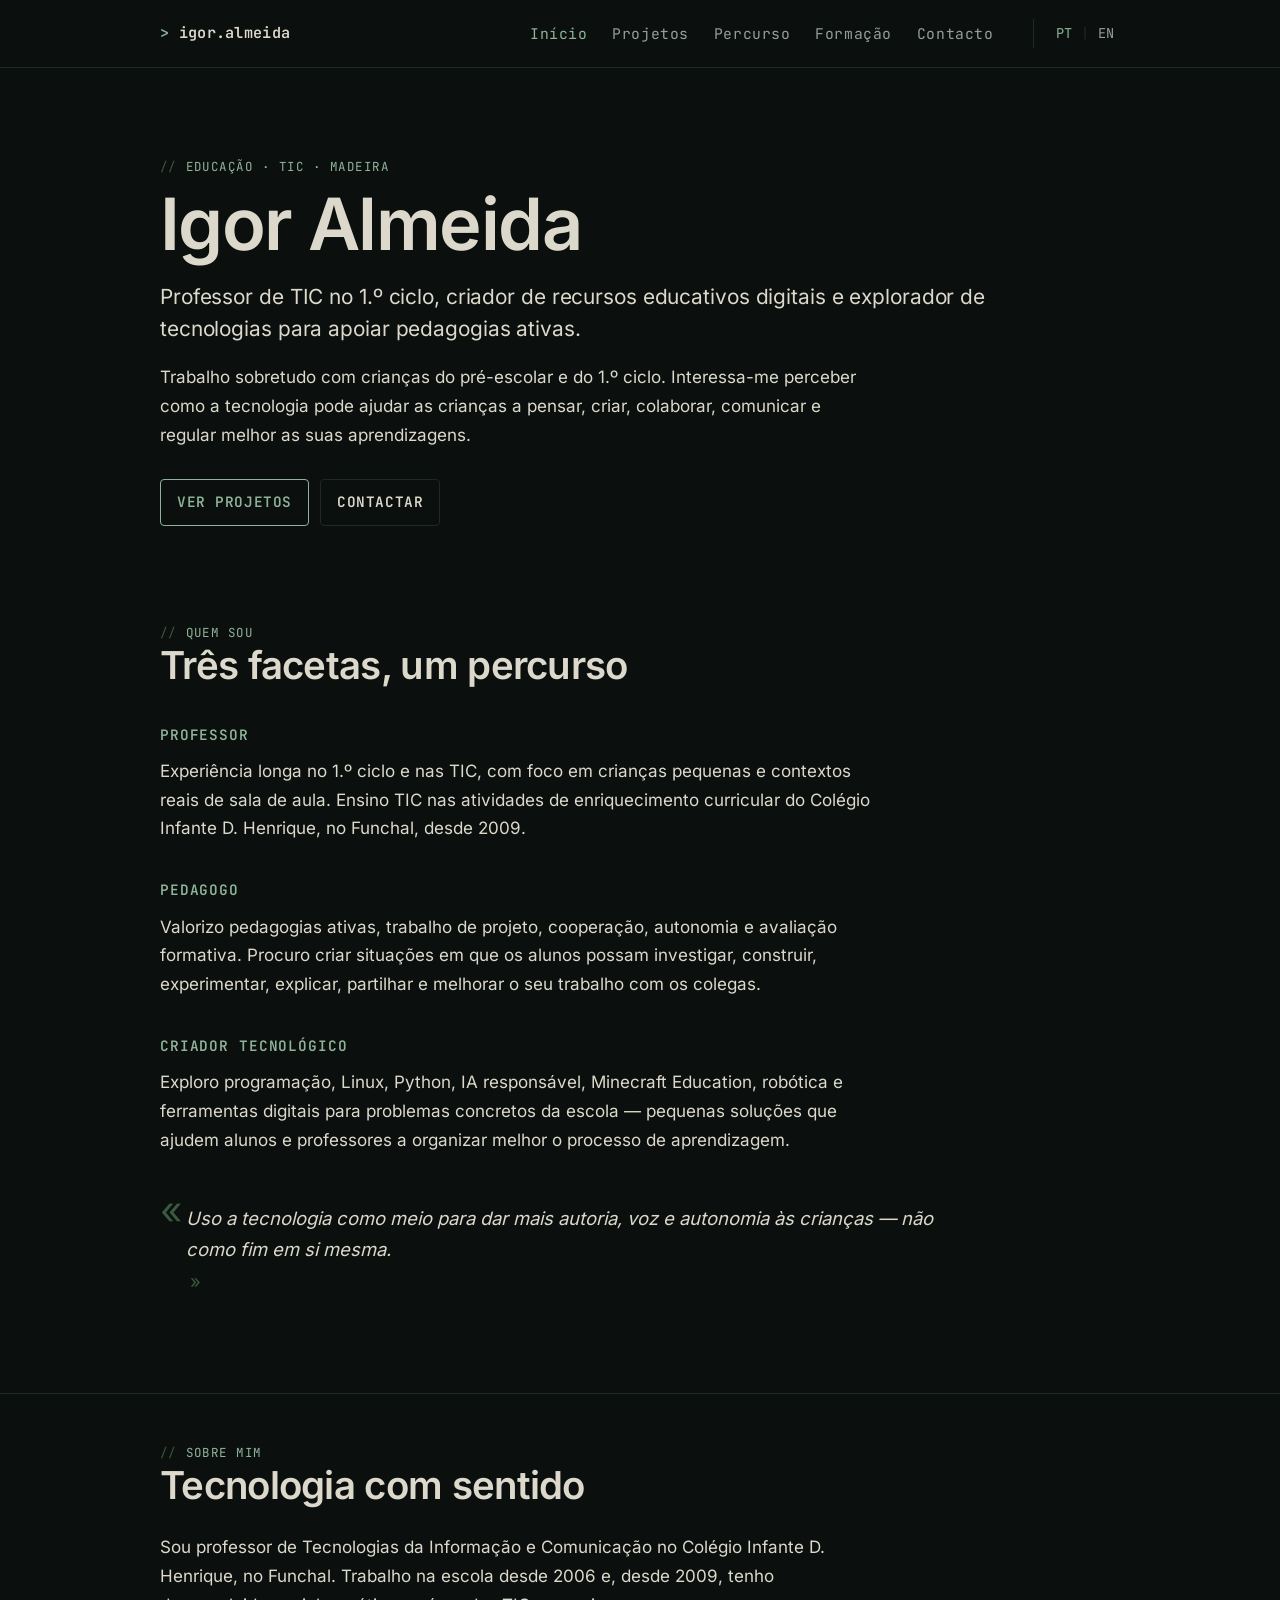
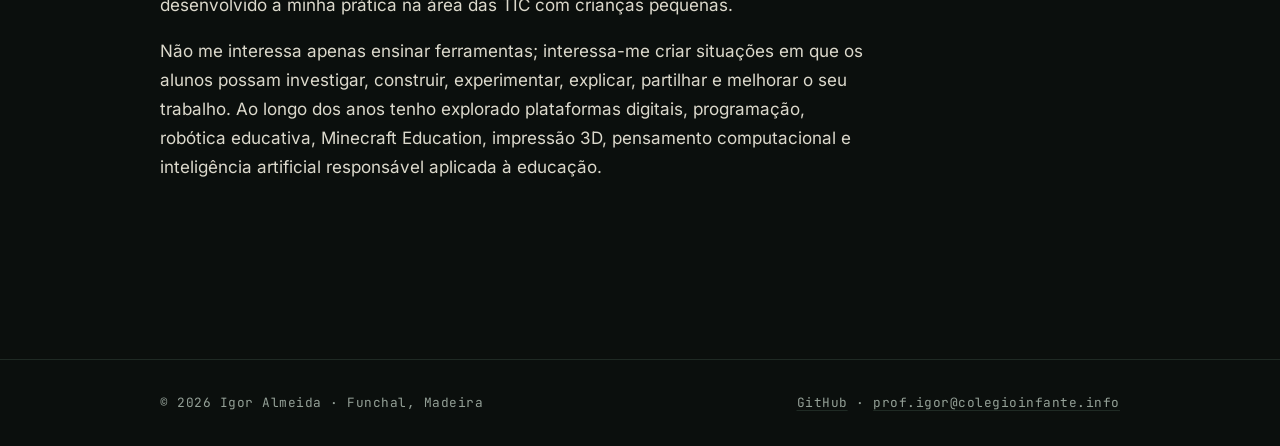
<file: index.html>
<!doctype html>
<html lang="pt-PT">
<head>
  <meta charset="utf-8">
  <meta name="viewport" content="width=device-width, initial-scale=1">
  <meta name="description" content="Igor Almeida — Professor de TIC no 1.º ciclo, pedagogias ativas e tecnologia educativa, Funchal.">
  <title>Igor Almeida · Professor de TIC</title>
  <link rel="stylesheet" href="assets/css/style.css">
  <link rel="alternate" hreflang="pt-PT" href="https://atilasos.github.io/index.html">
  <link rel="alternate" hreflang="en" href="https://atilasos.github.io/en/index.html">
  <link rel="alternate" hreflang="x-default" href="https://atilasos.github.io/index.html">
</head>
<body>
  <a class="skip-link" href="#main">Saltar para o conteúdo</a>
  <header class="site-header">
    <div class="container nav">
      <a class="brand" href="index.html">igor.almeida</a>
      <nav class="nav-links" aria-label="Navegação principal">
        <a href="index.html" aria-current="page">Início</a>
        <a href="projetos.html">Projetos</a>
        <a href="percurso.html">Percurso</a>
        <a href="formacao.html">Formação</a>
        <a href="contacto.html">Contacto</a>
      </nav>
      <div class="lang-toggle" aria-label="Idioma">
        <a href="index.html" aria-current="true">PT</a>
        <span class="sep">|</span>
        <a href="en/index.html" hreflang="en">EN</a>
      </div>
    </div>
  </header>
  <main id="main" tabindex="-1">
    <section class="hero">
      <div class="container">
        <p class="eyebrow">Educação · TIC · Madeira</p>
        <h1>Igor Almeida</h1>
        <p class="lead">Professor de TIC no 1.º ciclo, criador de recursos educativos digitais e explorador de tecnologias para apoiar pedagogias ativas.</p>
        <p>Trabalho sobretudo com crianças do pré-escolar e do 1.º ciclo. Interessa-me perceber como a tecnologia pode ajudar as crianças a pensar, criar, colaborar, comunicar e regular melhor as suas aprendizagens.</p>
        <div class="actions">
          <a class="button primary" href="projetos.html">Ver projetos</a>
          <a class="button" href="contacto.html">Contactar</a>
        </div>
      </div>
    </section>

    <section class="section">
      <div class="container">
        <div class="section-header">
          <p class="eyebrow">Quem sou</p>
          <h2>Três facetas, um percurso</h2>
        </div>

        <h3>professor</h3>
        <p>Experiência longa no 1.º ciclo e nas TIC, com foco em crianças pequenas e contextos reais de sala de aula. Ensino TIC nas atividades de enriquecimento curricular do Colégio Infante D. Henrique, no Funchal, desde 2009.</p>

        <h3>pedagogo</h3>
        <p>Valorizo pedagogias ativas, trabalho de projeto, cooperação, autonomia e avaliação formativa. Procuro criar situações em que os alunos possam investigar, construir, experimentar, explicar, partilhar e melhorar o seu trabalho com os colegas.</p>

        <h3>criador tecnológico</h3>
        <p>Exploro programação, Linux, Python, IA responsável, Minecraft Education, robótica e ferramentas digitais para problemas concretos da escola — pequenas soluções que ajudem alunos e professores a organizar melhor o processo de aprendizagem.</p>

        <blockquote class="pullquote">
          <p>Uso a tecnologia como meio para dar mais autoria, voz e autonomia às crianças — não como fim em si mesma.</p>
        </blockquote>
      </div>
    </section>

    <section class="section">
      <div class="container">
        <div class="section-header">
          <p class="eyebrow">Sobre mim</p>
          <h2>Tecnologia com sentido</h2>
        </div>
        <p>Sou professor de Tecnologias da Informação e Comunicação no Colégio Infante D. Henrique, no Funchal. Trabalho na escola desde 2006 e, desde 2009, tenho desenvolvido a minha prática na área das TIC com crianças pequenas.</p>
        <p>Não me interessa apenas ensinar ferramentas; interessa-me criar situações em que os alunos possam investigar, construir, experimentar, explicar, partilhar e melhorar o seu trabalho. Ao longo dos anos tenho explorado plataformas digitais, programação, robótica educativa, Minecraft Education, impressão 3D, pensamento computacional e inteligência artificial responsável aplicada à educação.</p>
      </div>
    </section>
  </main>
  <footer class="site-footer">
    <div class="container footer-inner">
      <span>© 2026 Igor Almeida · Funchal, Madeira</span>
      <span><a href="https://github.com/atilasos">GitHub</a> · <a href="mailto:prof.igor@colegioinfante.info">prof.igor@colegioinfante.info</a></span>
    </div>
  </footer>
</body>
</html>
</file>
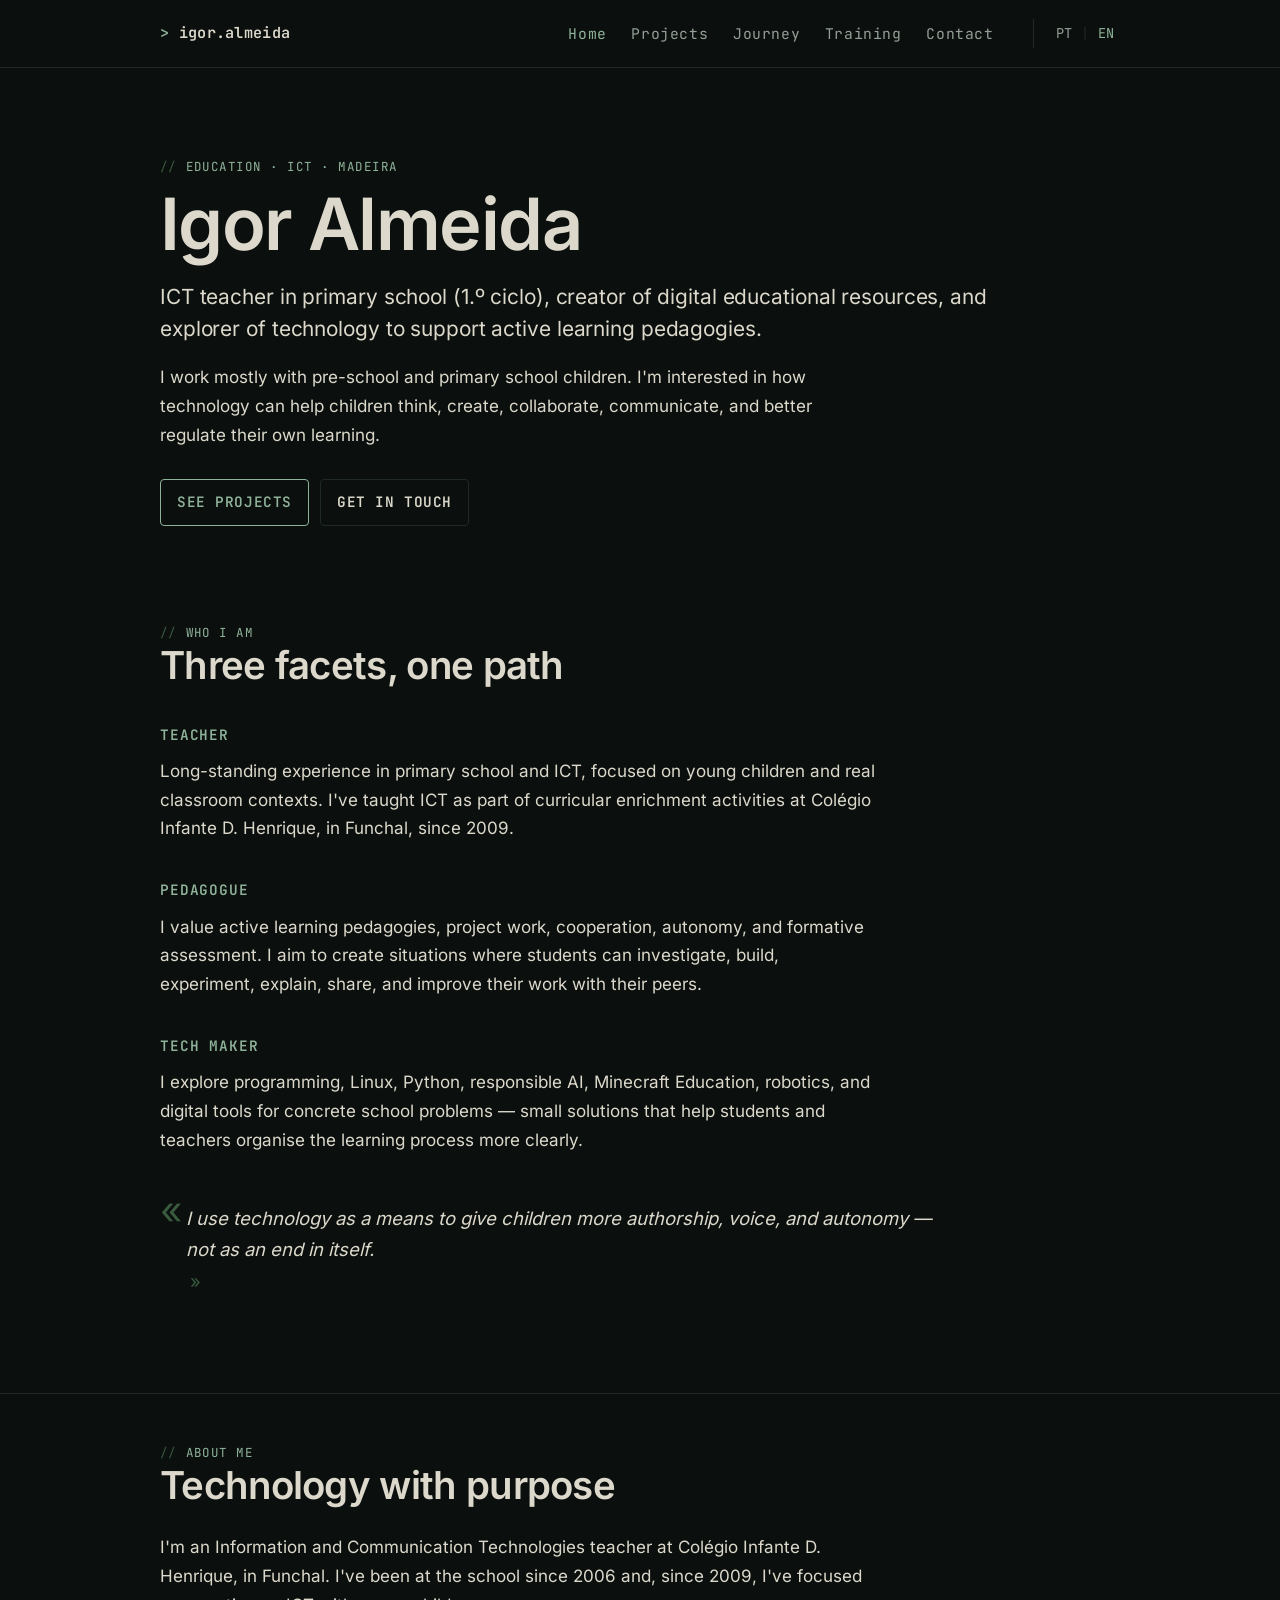
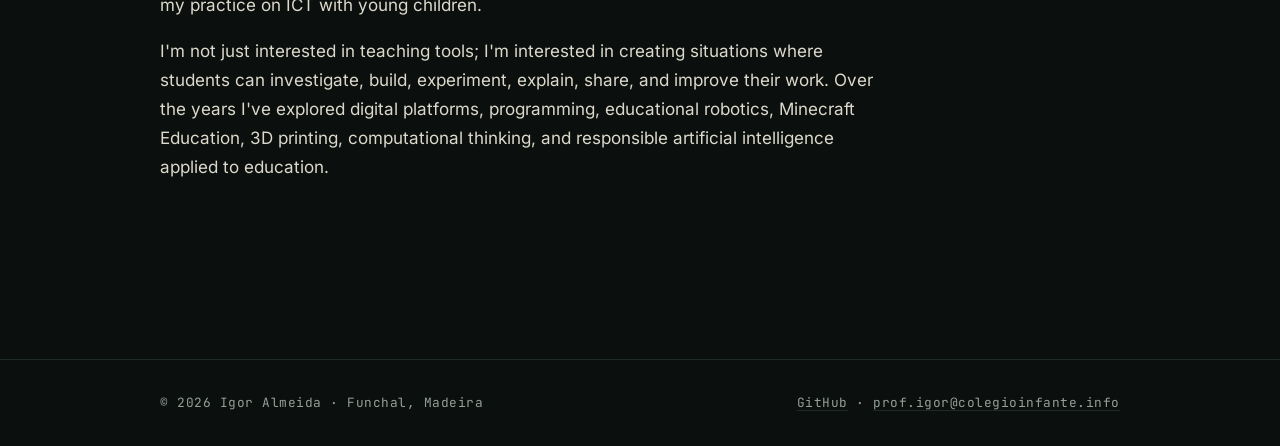
<file: en/index.html>
<!doctype html>
<html lang="en">
<head>
  <meta charset="utf-8">
  <meta name="viewport" content="width=device-width, initial-scale=1">
  <meta name="description" content="Igor Almeida — ICT teacher in primary school (1.º ciclo), active learning pedagogies and educational technology, Funchal, Madeira.">
  <title>Igor Almeida · ICT Teacher</title>
  <link rel="stylesheet" href="../assets/css/style.css">
  <link rel="alternate" hreflang="pt-PT" href="https://atilasos.github.io/index.html">
  <link rel="alternate" hreflang="en" href="https://atilasos.github.io/en/index.html">
  <link rel="alternate" hreflang="x-default" href="https://atilasos.github.io/index.html">
</head>
<body>
  <a class="skip-link" href="#main">Skip to content</a>
  <header class="site-header">
    <div class="container nav">
      <a class="brand" href="index.html">igor.almeida</a>
      <nav class="nav-links" aria-label="Main navigation">
        <a href="index.html" aria-current="page">Home</a>
        <a href="projects.html">Projects</a>
        <a href="journey.html">Journey</a>
        <a href="training.html">Training</a>
        <a href="contact.html">Contact</a>
      </nav>
      <div class="lang-toggle" aria-label="Language">
        <a href="../index.html" hreflang="pt-PT">PT</a>
        <span class="sep">|</span>
        <a href="index.html" aria-current="true">EN</a>
      </div>
    </div>
  </header>
  <main id="main" tabindex="-1">
    <section class="hero">
      <div class="container">
        <p class="eyebrow">Education · ICT · Madeira</p>
        <h1>Igor Almeida</h1>
        <p class="lead">ICT teacher in primary school (1.º ciclo), creator of digital educational resources, and explorer of technology to support active learning pedagogies.</p>
        <p>I work mostly with pre-school and primary school children. I'm interested in how technology can help children think, create, collaborate, communicate, and better regulate their own learning.</p>
        <div class="actions">
          <a class="button primary" href="projects.html">See projects</a>
          <a class="button" href="contact.html">Get in touch</a>
        </div>
      </div>
    </section>

    <section class="section">
      <div class="container">
        <div class="section-header">
          <p class="eyebrow">Who I am</p>
          <h2>Three facets, one path</h2>
        </div>

        <h3>teacher</h3>
        <p>Long-standing experience in primary school and ICT, focused on young children and real classroom contexts. I've taught ICT as part of curricular enrichment activities at Colégio Infante D. Henrique, in Funchal, since 2009.</p>

        <h3>pedagogue</h3>
        <p>I value active learning pedagogies, project work, cooperation, autonomy, and formative assessment. I aim to create situations where students can investigate, build, experiment, explain, share, and improve their work with their peers.</p>

        <h3>tech maker</h3>
        <p>I explore programming, Linux, Python, responsible AI, Minecraft Education, robotics, and digital tools for concrete school problems — small solutions that help students and teachers organise the learning process more clearly.</p>

        <blockquote class="pullquote">
          <p>I use technology as a means to give children more authorship, voice, and autonomy — not as an end in itself.</p>
        </blockquote>
      </div>
    </section>

    <section class="section">
      <div class="container">
        <div class="section-header">
          <p class="eyebrow">About me</p>
          <h2>Technology with purpose</h2>
        </div>
        <p>I'm an Information and Communication Technologies teacher at Colégio Infante D. Henrique, in Funchal. I've been at the school since 2006 and, since 2009, I've focused my practice on ICT with young children.</p>
        <p>I'm not just interested in teaching tools; I'm interested in creating situations where students can investigate, build, experiment, explain, share, and improve their work. Over the years I've explored digital platforms, programming, educational robotics, Minecraft Education, 3D printing, computational thinking, and responsible artificial intelligence applied to education.</p>
      </div>
    </section>
  </main>
  <footer class="site-footer">
    <div class="container footer-inner">
      <span>© 2026 Igor Almeida · Funchal, Madeira</span>
      <span><a href="https://github.com/atilasos">GitHub</a> · <a href="mailto:prof.igor@colegioinfante.info">prof.igor@colegioinfante.info</a></span>
    </div>
  </footer>
</body>
</html>
</file>
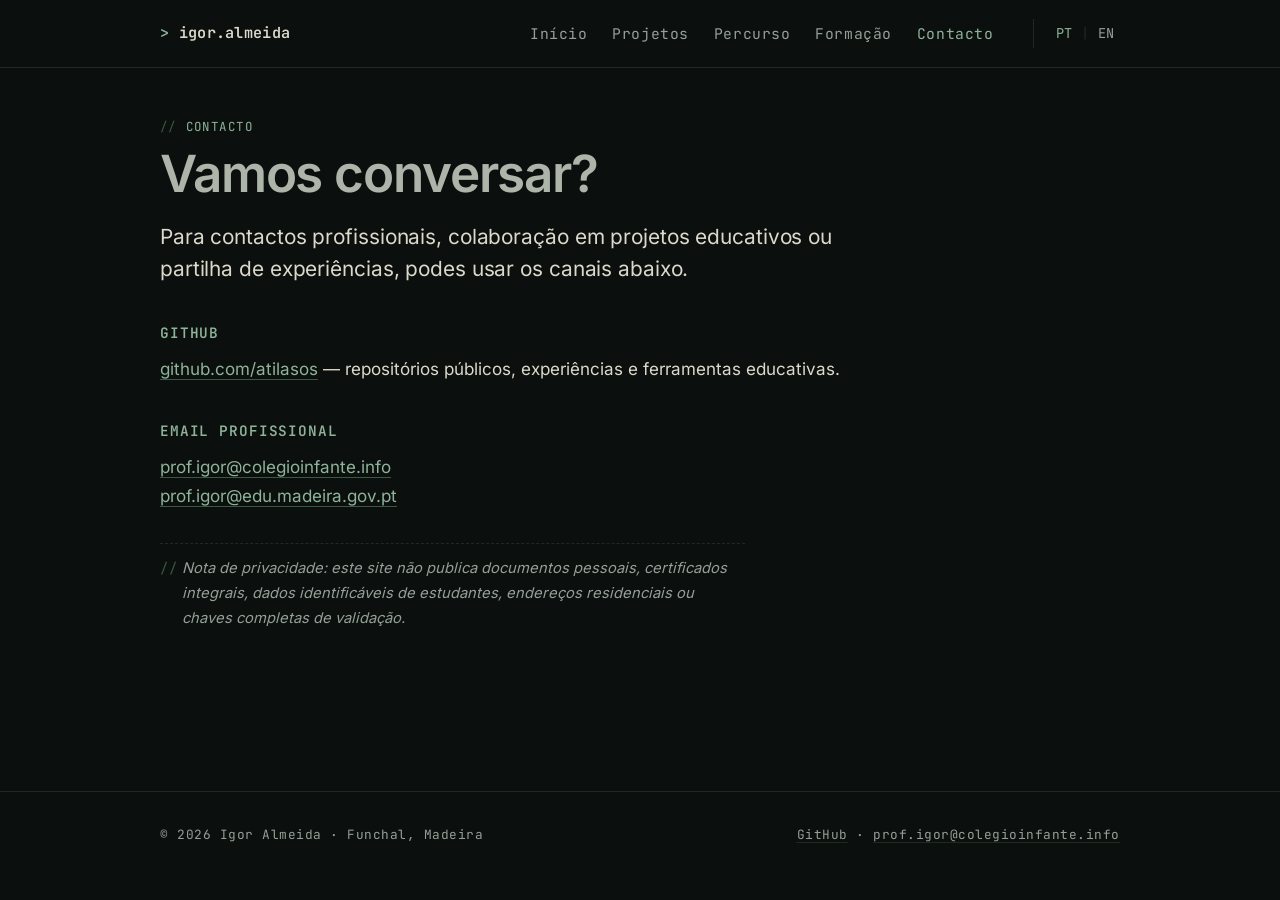
<file: contacto.html>
<!doctype html>
<html lang="pt-PT">
<head>
  <meta charset="utf-8">
  <meta name="viewport" content="width=device-width, initial-scale=1">
  <meta name="description" content="Contactos profissionais de Igor Almeida.">
  <title>Contacto · Igor Almeida</title>
  <link rel="stylesheet" href="assets/css/style.css">
  <link rel="alternate" hreflang="pt-PT" href="https://atilasos.github.io/contacto.html">
  <link rel="alternate" hreflang="en" href="https://atilasos.github.io/en/contact.html">
  <link rel="alternate" hreflang="x-default" href="https://atilasos.github.io/contacto.html">
</head>
<body>
  <a class="skip-link" href="#main">Saltar para o conteúdo</a>
  <header class="site-header">
    <div class="container nav">
      <a class="brand" href="index.html">igor.almeida</a>
      <nav class="nav-links" aria-label="Navegação principal">
        <a href="index.html">Início</a>
        <a href="projetos.html">Projetos</a>
        <a href="percurso.html">Percurso</a>
        <a href="formacao.html">Formação</a>
        <a href="contacto.html" aria-current="page">Contacto</a>
      </nav>
      <div class="lang-toggle" aria-label="Idioma">
        <a href="contacto.html" aria-current="true">PT</a>
        <span class="sep">|</span>
        <a href="en/contact.html" hreflang="en">EN</a>
      </div>
    </div>
  </header>
  <main id="main" tabindex="-1">
    <section class="section">
      <div class="container">
        <div class="section-header">
          <p class="eyebrow">Contacto</p>
          <h1 class="h-quiet">Vamos conversar?</h1>
          <p class="lead">Para contactos profissionais, colaboração em projetos educativos ou partilha de experiências, podes usar os canais abaixo.</p>
        </div>

        <h3>github</h3>
        <p><a href="https://github.com/atilasos">github.com/atilasos</a> — repositórios públicos, experiências e ferramentas educativas.</p>

        <h3>email profissional</h3>
        <p>
          <a href="mailto:prof.igor@colegioinfante.info">prof.igor@colegioinfante.info</a><br>
          <a href="mailto:prof.igor@edu.madeira.gov.pt">prof.igor@edu.madeira.gov.pt</a>
        </p>

        <p class="notice">Nota de privacidade: este site não publica documentos pessoais, certificados integrais, dados identificáveis de estudantes, endereços residenciais ou chaves completas de validação.</p>
      </div>
    </section>
  </main>
  <footer class="site-footer">
    <div class="container footer-inner">
      <span>© 2026 Igor Almeida · Funchal, Madeira</span>
      <span><a href="https://github.com/atilasos">GitHub</a> · <a href="mailto:prof.igor@colegioinfante.info">prof.igor@colegioinfante.info</a></span>
    </div>
  </footer>
</body>
</html>
</file>
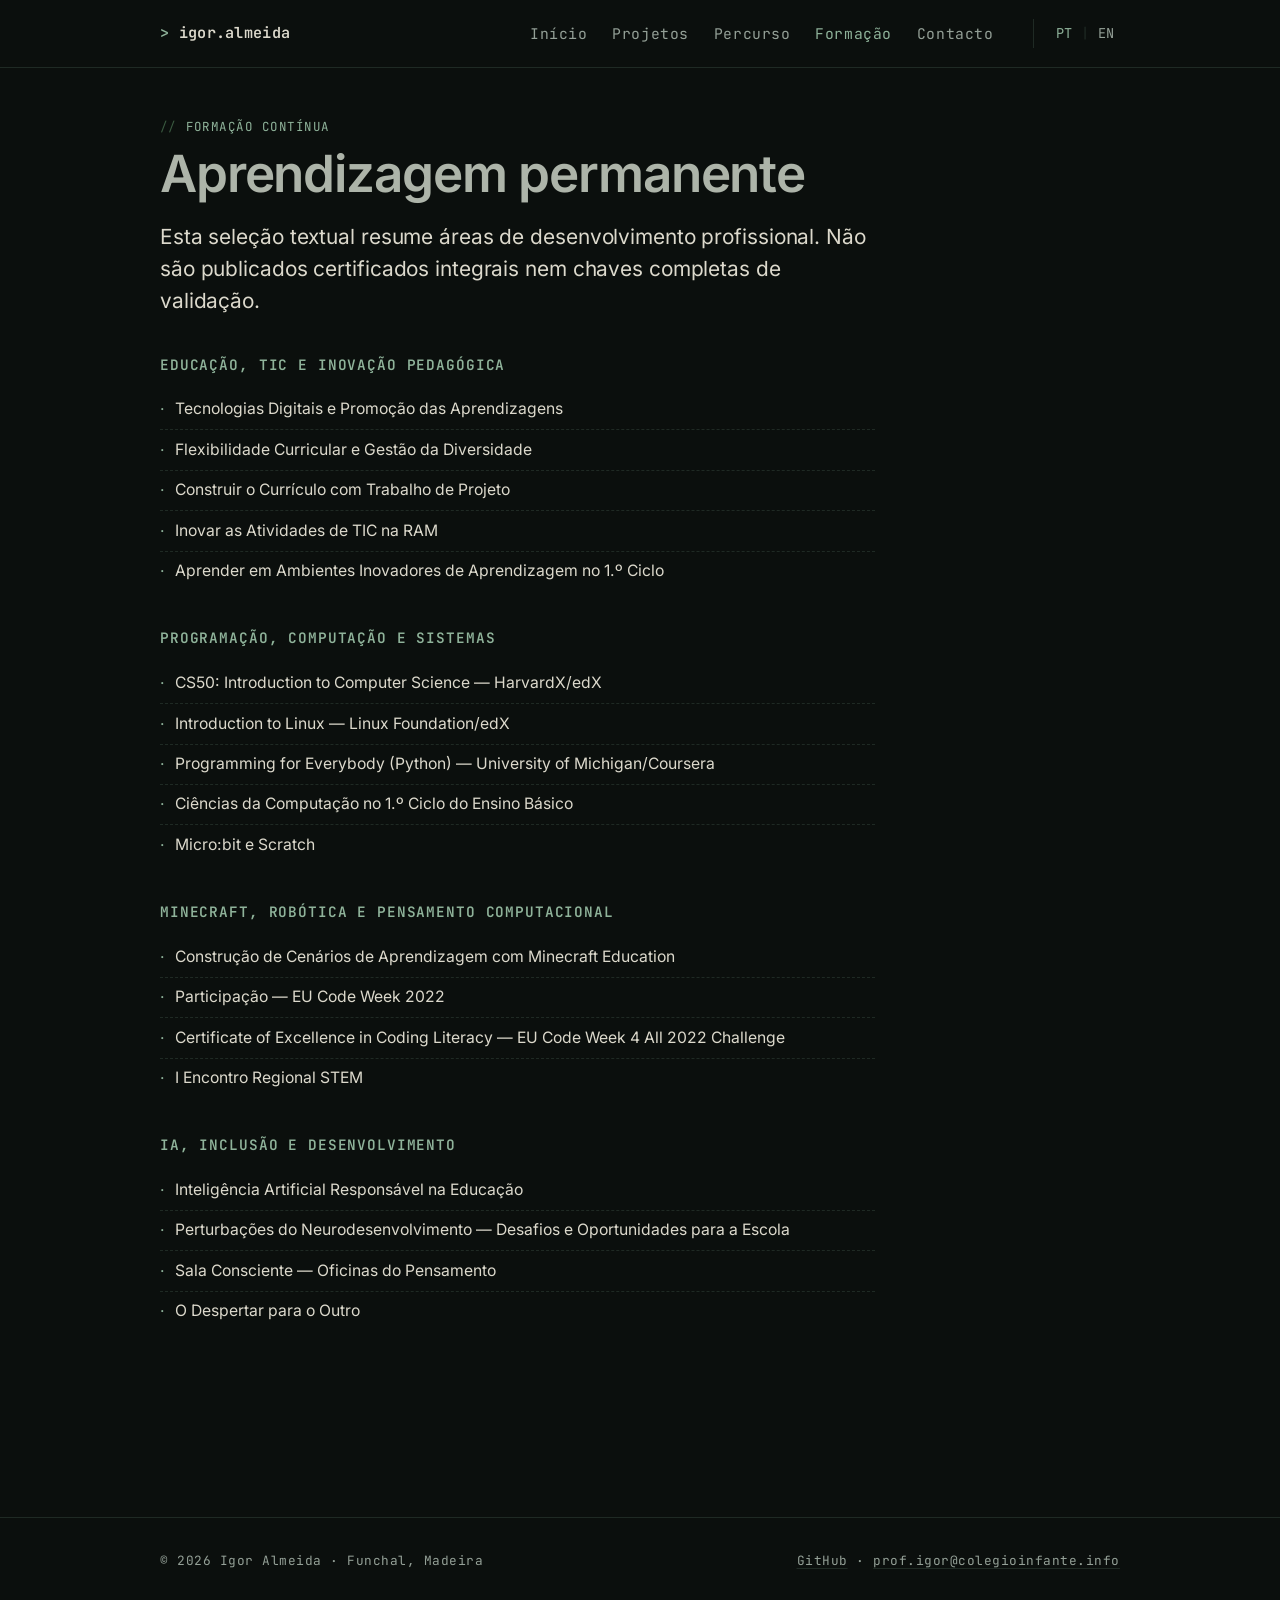
<file: formacao.html>
<!doctype html>
<html lang="pt-PT">
<head>
  <meta charset="utf-8">
  <meta name="viewport" content="width=device-width, initial-scale=1">
  <meta name="description" content="Formação contínua selecionada de Igor Almeida.">
  <title>Formação · Igor Almeida</title>
  <link rel="stylesheet" href="assets/css/style.css">
  <link rel="alternate" hreflang="pt-PT" href="https://atilasos.github.io/formacao.html">
  <link rel="alternate" hreflang="en" href="https://atilasos.github.io/en/training.html">
  <link rel="alternate" hreflang="x-default" href="https://atilasos.github.io/formacao.html">
</head>
<body>
  <a class="skip-link" href="#main">Saltar para o conteúdo</a>
  <header class="site-header">
    <div class="container nav">
      <a class="brand" href="index.html">igor.almeida</a>
      <nav class="nav-links" aria-label="Navegação principal">
        <a href="index.html">Início</a>
        <a href="projetos.html">Projetos</a>
        <a href="percurso.html">Percurso</a>
        <a href="formacao.html" aria-current="page">Formação</a>
        <a href="contacto.html">Contacto</a>
      </nav>
      <div class="lang-toggle" aria-label="Idioma">
        <a href="formacao.html" aria-current="true">PT</a>
        <span class="sep">|</span>
        <a href="en/training.html" hreflang="en">EN</a>
      </div>
    </div>
  </header>
  <main id="main" tabindex="-1">
    <section class="section">
      <div class="container">
        <div class="section-header">
          <p class="eyebrow">Formação contínua</p>
          <h1 class="h-quiet">Aprendizagem permanente</h1>
          <p class="lead">Esta seleção textual resume áreas de desenvolvimento profissional. Não são publicados certificados integrais nem chaves completas de validação.</p>
        </div>

        <h3>educação, tic e inovação pedagógica</h3>
        <ul class="list-clean">
          <li>Tecnologias Digitais e Promoção das Aprendizagens</li>
          <li>Flexibilidade Curricular e Gestão da Diversidade</li>
          <li>Construir o Currículo com Trabalho de Projeto</li>
          <li>Inovar as Atividades de TIC na RAM</li>
          <li>Aprender em Ambientes Inovadores de Aprendizagem no 1.º Ciclo</li>
        </ul>

        <h3>programação, computação e sistemas</h3>
        <ul class="list-clean">
          <li>CS50: Introduction to Computer Science — HarvardX/edX</li>
          <li>Introduction to Linux — Linux Foundation/edX</li>
          <li>Programming for Everybody (Python) — University of Michigan/Coursera</li>
          <li>Ciências da Computação no 1.º Ciclo do Ensino Básico</li>
          <li>Micro:bit e Scratch</li>
        </ul>

        <h3>minecraft, robótica e pensamento computacional</h3>
        <ul class="list-clean">
          <li>Construção de Cenários de Aprendizagem com Minecraft Education</li>
          <li>Participação — EU Code Week 2022</li>
          <li>Certificate of Excellence in Coding Literacy — EU Code Week 4 All 2022 Challenge</li>
          <li>I Encontro Regional STEM</li>
        </ul>

        <h3>ia, inclusão e desenvolvimento</h3>
        <ul class="list-clean">
          <li>Inteligência Artificial Responsável na Educação</li>
          <li>Perturbações do Neurodesenvolvimento — Desafios e Oportunidades para a Escola</li>
          <li>Sala Consciente — Oficinas do Pensamento</li>
          <li>O Despertar para o Outro</li>
        </ul>
      </div>
    </section>
  </main>
  <footer class="site-footer">
    <div class="container footer-inner">
      <span>© 2026 Igor Almeida · Funchal, Madeira</span>
      <span><a href="https://github.com/atilasos">GitHub</a> · <a href="mailto:prof.igor@colegioinfante.info">prof.igor@colegioinfante.info</a></span>
    </div>
  </footer>
</body>
</html>
</file>
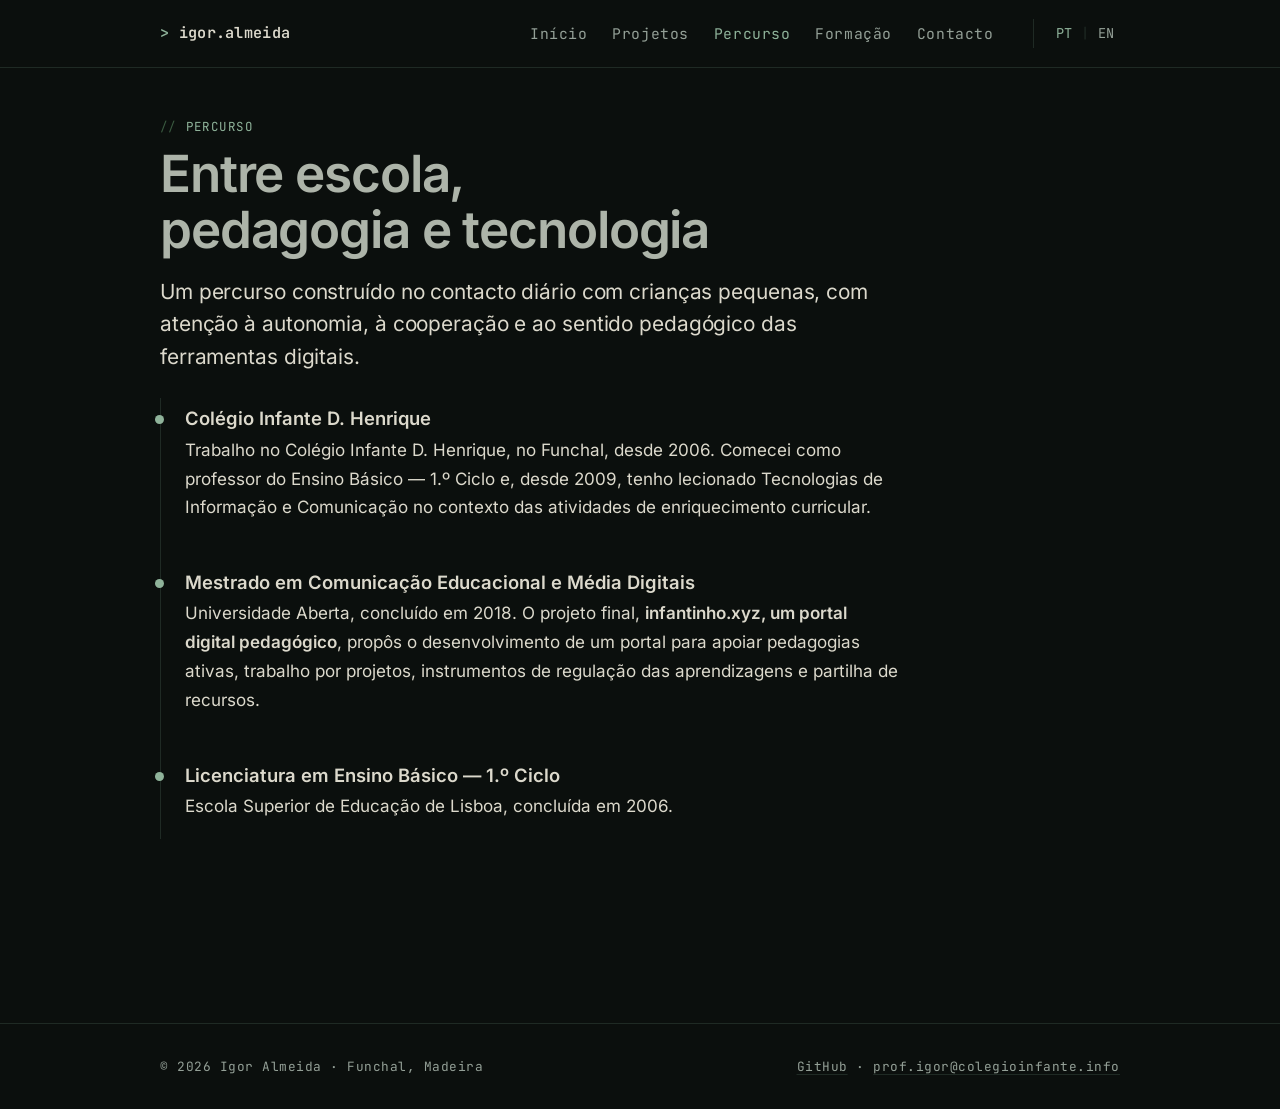
<file: percurso.html>
<!doctype html>
<html lang="pt-PT">
<head>
  <meta charset="utf-8">
  <meta name="viewport" content="width=device-width, initial-scale=1">
  <meta name="description" content="Percurso académico e profissional de Igor Almeida.">
  <title>Percurso · Igor Almeida</title>
  <link rel="stylesheet" href="assets/css/style.css">
  <link rel="alternate" hreflang="pt-PT" href="https://atilasos.github.io/percurso.html">
  <link rel="alternate" hreflang="en" href="https://atilasos.github.io/en/journey.html">
  <link rel="alternate" hreflang="x-default" href="https://atilasos.github.io/percurso.html">
</head>
<body>
  <a class="skip-link" href="#main">Saltar para o conteúdo</a>
  <header class="site-header">
    <div class="container nav">
      <a class="brand" href="index.html">igor.almeida</a>
      <nav class="nav-links" aria-label="Navegação principal">
        <a href="index.html">Início</a>
        <a href="projetos.html">Projetos</a>
        <a href="percurso.html" aria-current="page">Percurso</a>
        <a href="formacao.html">Formação</a>
        <a href="contacto.html">Contacto</a>
      </nav>
      <div class="lang-toggle" aria-label="Idioma">
        <a href="percurso.html" aria-current="true">PT</a>
        <span class="sep">|</span>
        <a href="en/journey.html" hreflang="en">EN</a>
      </div>
    </div>
  </header>
  <main id="main" tabindex="-1">
    <section class="section">
      <div class="container">
        <div class="section-header">
          <p class="eyebrow">Percurso</p>
          <h1 class="h-quiet">Entre escola, pedagogia e tecnologia</h1>
          <p class="lead">Um percurso construído no contacto diário com crianças pequenas, com atenção à autonomia, à cooperação e ao sentido pedagógico das ferramentas digitais.</p>
        </div>

        <div class="timeline">
          <article class="timeline-item">
            <h2>Colégio Infante D. Henrique</h2>
            <p>Trabalho no Colégio Infante D. Henrique, no Funchal, desde 2006. Comecei como professor do Ensino Básico — 1.º Ciclo e, desde 2009, tenho lecionado Tecnologias de Informação e Comunicação no contexto das atividades de enriquecimento curricular.</p>
          </article>
          <article class="timeline-item">
            <h2>Mestrado em Comunicação Educacional e Média Digitais</h2>
            <p>Universidade Aberta, concluído em 2018. O projeto final, <strong>infantinho.xyz, um portal digital pedagógico</strong>, propôs o desenvolvimento de um portal para apoiar pedagogias ativas, trabalho por projetos, instrumentos de regulação das aprendizagens e partilha de recursos.</p>
          </article>
          <article class="timeline-item">
            <h2>Licenciatura em Ensino Básico — 1.º Ciclo</h2>
            <p>Escola Superior de Educação de Lisboa, concluída em 2006.</p>
          </article>
        </div>
      </div>
    </section>
  </main>
  <footer class="site-footer">
    <div class="container footer-inner">
      <span>© 2026 Igor Almeida · Funchal, Madeira</span>
      <span><a href="https://github.com/atilasos">GitHub</a> · <a href="mailto:prof.igor@colegioinfante.info">prof.igor@colegioinfante.info</a></span>
    </div>
  </footer>
</body>
</html>
</file>
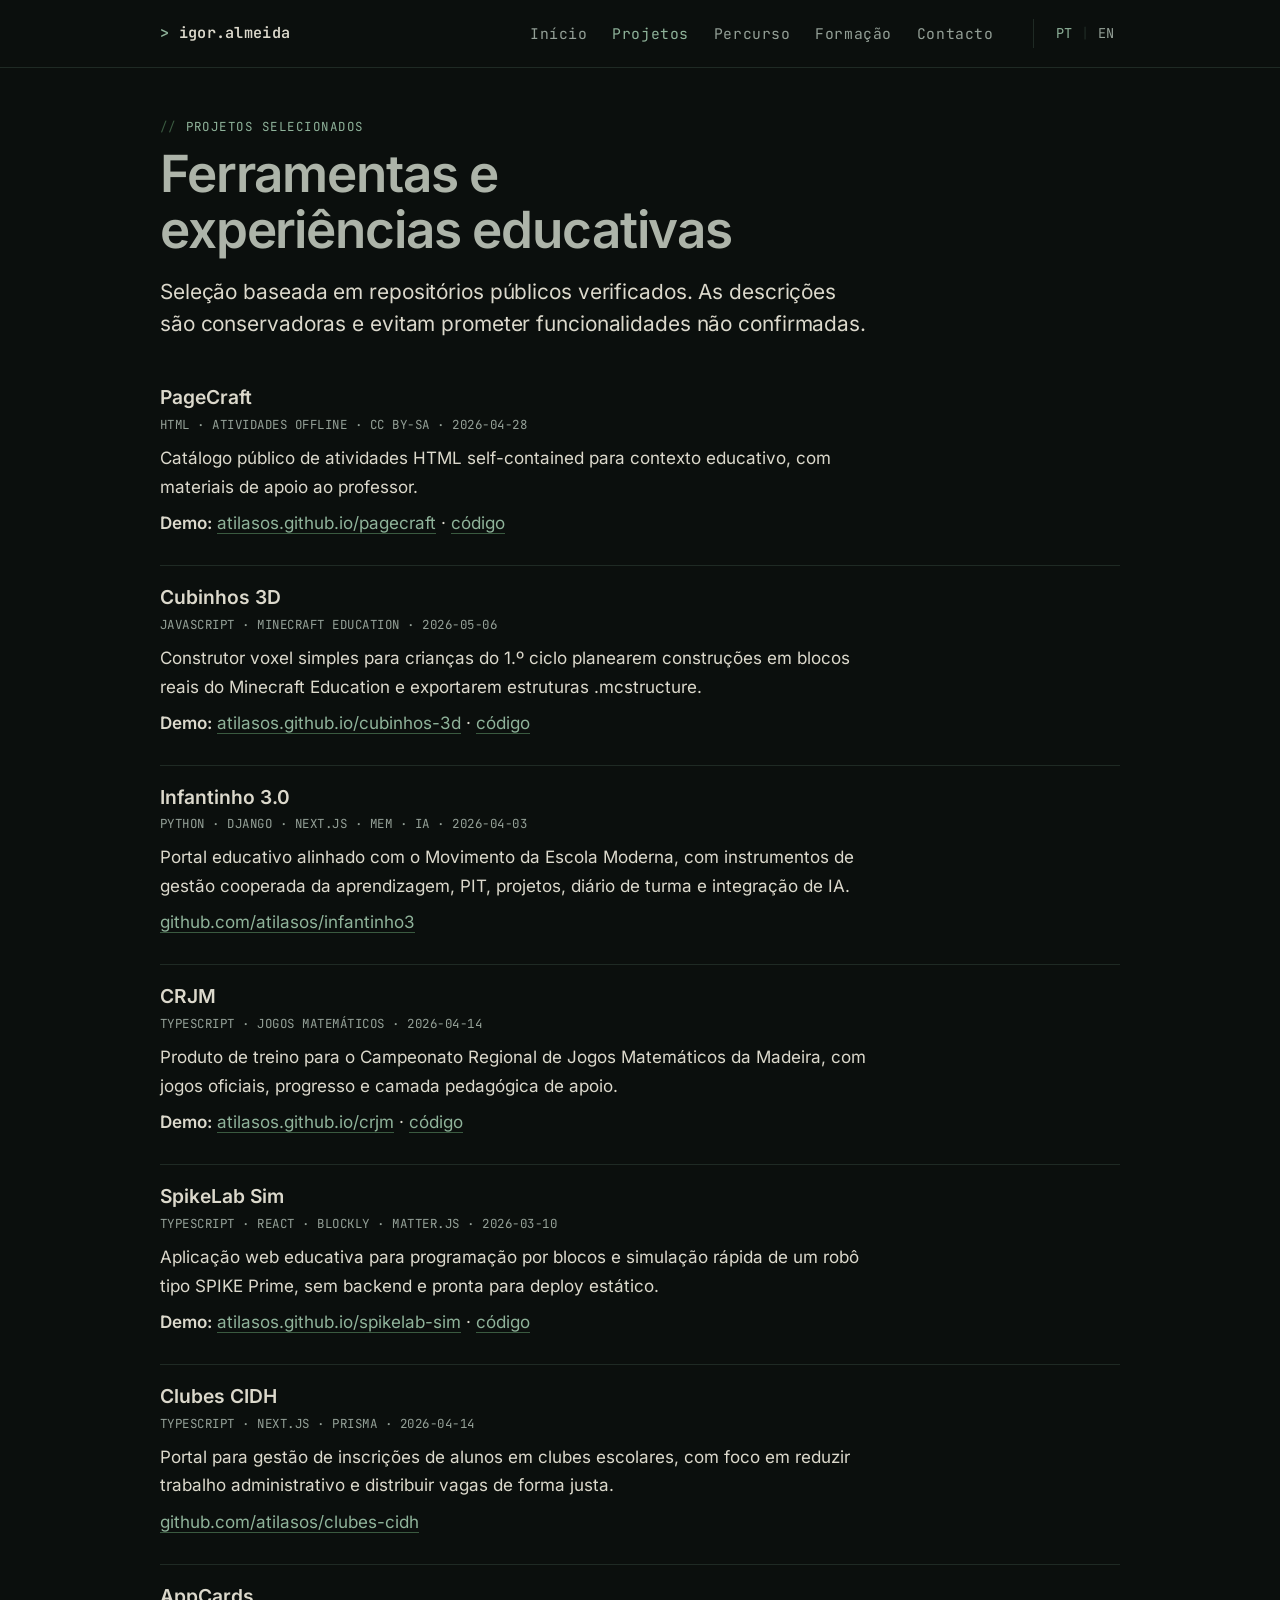
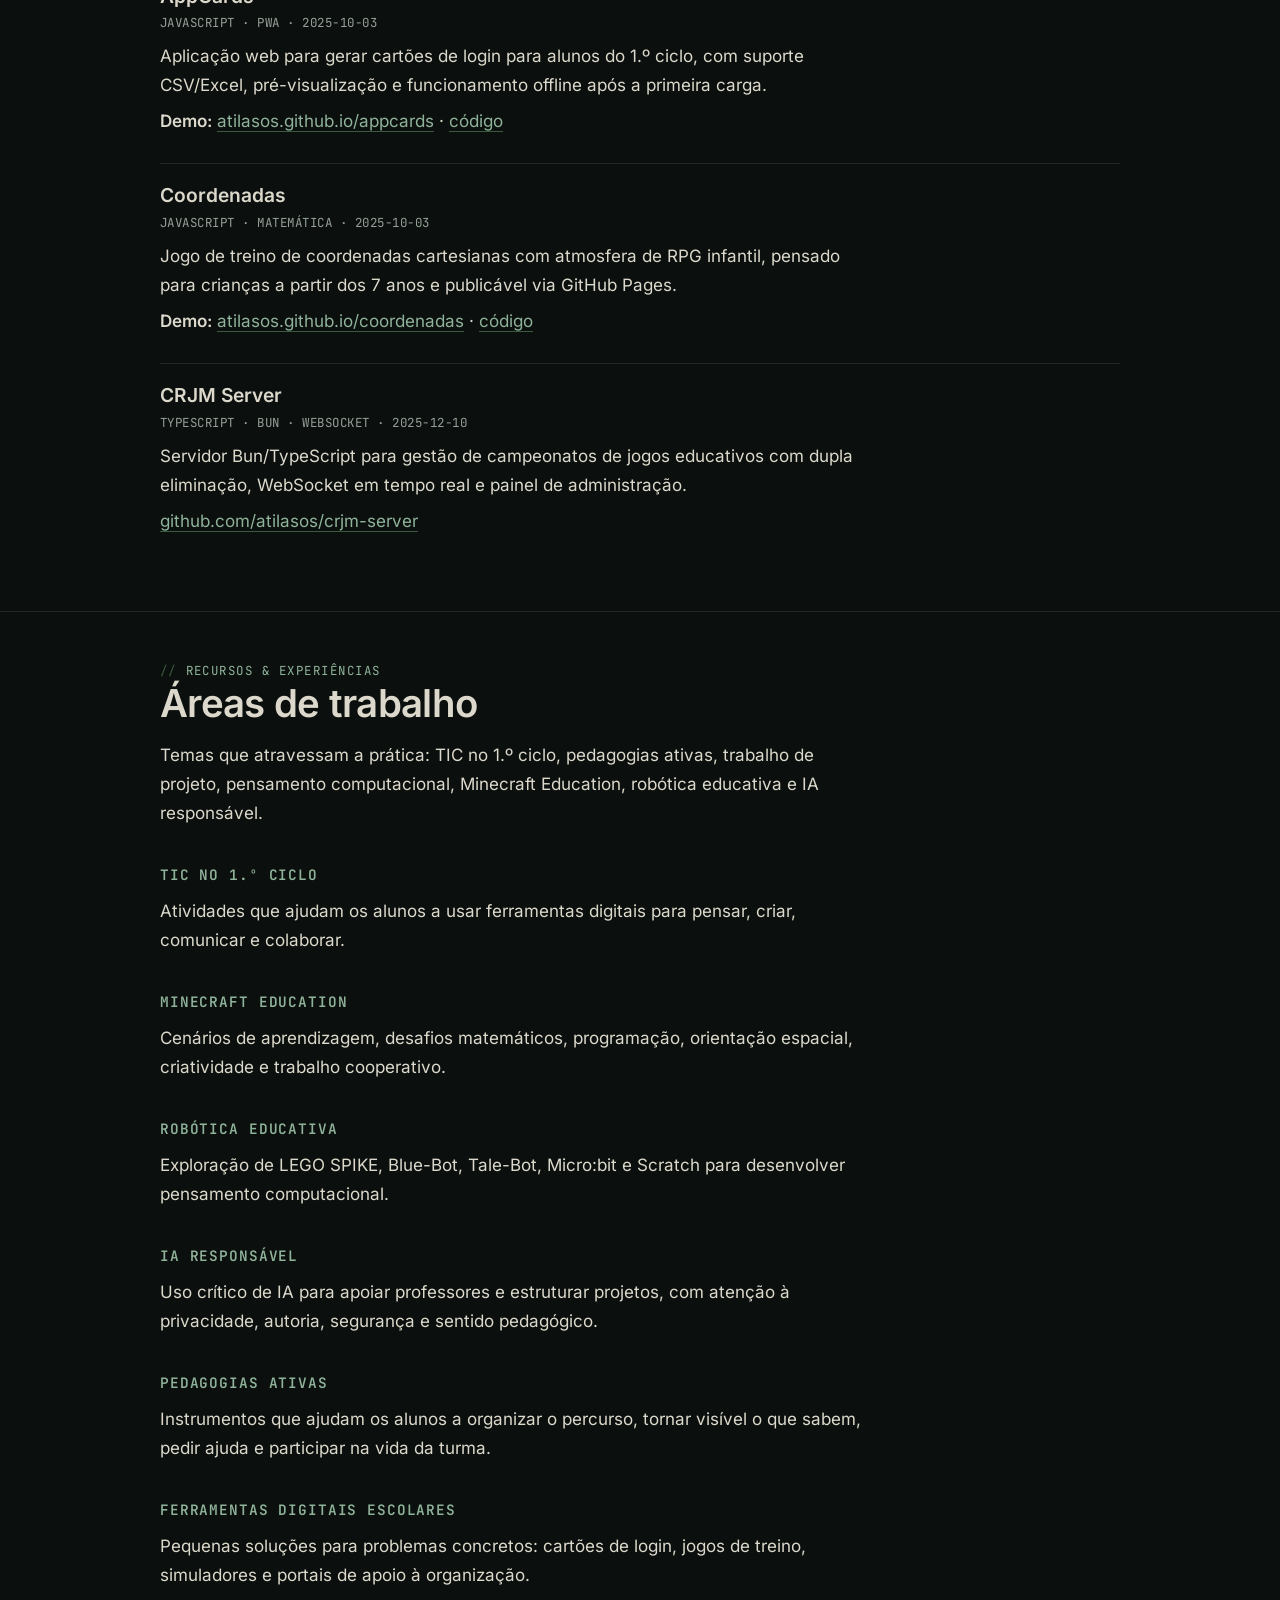
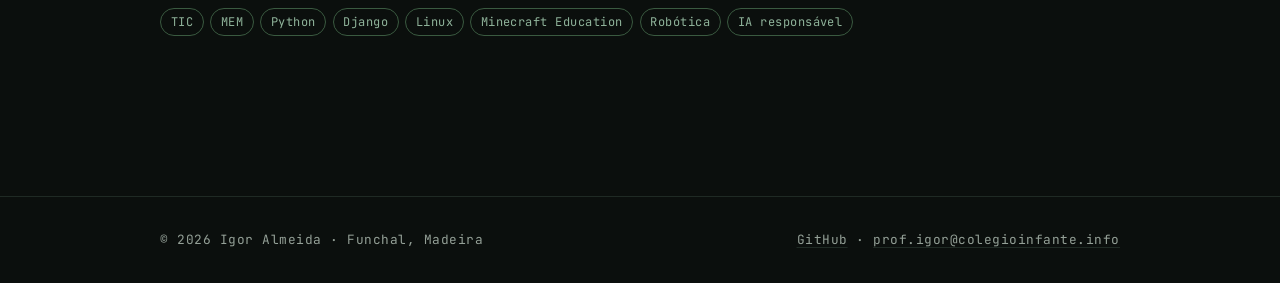
<file: projetos.html>
<!doctype html>
<html lang="pt-PT">
<head>
  <meta charset="utf-8">
  <meta name="viewport" content="width=device-width, initial-scale=1">
  <meta name="description" content="Projetos e recursos educativos de Igor Almeida.">
  <title>Projetos · Igor Almeida</title>
  <link rel="stylesheet" href="assets/css/style.css">
  <link rel="alternate" hreflang="pt-PT" href="https://atilasos.github.io/projetos.html">
  <link rel="alternate" hreflang="en" href="https://atilasos.github.io/en/projects.html">
  <link rel="alternate" hreflang="x-default" href="https://atilasos.github.io/projetos.html">
</head>
<body>
  <a class="skip-link" href="#main">Saltar para o conteúdo</a>
  <header class="site-header">
    <div class="container nav">
      <a class="brand" href="index.html">igor.almeida</a>
      <nav class="nav-links" aria-label="Navegação principal">
        <a href="index.html">Início</a>
        <a href="projetos.html" aria-current="page">Projetos</a>
        <a href="percurso.html">Percurso</a>
        <a href="formacao.html">Formação</a>
        <a href="contacto.html">Contacto</a>
      </nav>
      <div class="lang-toggle" aria-label="Idioma">
        <a href="projetos.html" aria-current="true">PT</a>
        <span class="sep">|</span>
        <a href="en/projects.html" hreflang="en">EN</a>
      </div>
    </div>
  </header>
  <main id="main" tabindex="-1">
    <section class="section">
      <div class="container">
        <div class="section-header">
          <p class="eyebrow">Projetos selecionados</p>
          <h1 class="h-quiet">Ferramentas e experiências educativas</h1>

          <p class="lead">Seleção baseada em repositórios públicos verificados. As descrições são conservadoras e evitam prometer funcionalidades não confirmadas.</p>
        </div>

        <div class="project-list">
          <article class="project-card">
            <h2>PageCraft</h2>
            <p class="project-meta">HTML · atividades offline · CC BY-SA · 2026-04-28</p>
            <p>Catálogo público de atividades HTML self-contained para contexto educativo, com materiais de apoio ao professor.</p>
            <p><strong>Demo:</strong> <a href="https://atilasos.github.io/pagecraft/">atilasos.github.io/pagecraft</a> · <a href="https://github.com/atilasos/pagecraft">código</a></p>
          </article>
          <article class="project-card">
            <h2>Cubinhos 3D</h2>
            <p class="project-meta">JavaScript · Minecraft Education · 2026-05-06</p>
            <p>Construtor voxel simples para crianças do 1.º ciclo planearem construções em blocos reais do Minecraft Education e exportarem estruturas .mcstructure.</p>
            <p><strong>Demo:</strong> <a href="https://atilasos.github.io/cubinhos-3d/">atilasos.github.io/cubinhos-3d</a> · <a href="https://github.com/atilasos/cubinhos-3d">código</a></p>
          </article>
          <article class="project-card">
            <h2>Infantinho 3.0</h2>
            <p class="project-meta">Python · Django · Next.js · MEM · IA · 2026-04-03</p>
            <p>Portal educativo alinhado com o Movimento da Escola Moderna, com instrumentos de gestão cooperada da aprendizagem, PIT, projetos, diário de turma e integração de IA.</p>
            <p><a href="https://github.com/atilasos/infantinho3">github.com/atilasos/infantinho3</a></p>
          </article>
          <article class="project-card">
            <h2>CRJM</h2>
            <p class="project-meta">TypeScript · jogos matemáticos · 2026-04-14</p>
            <p>Produto de treino para o Campeonato Regional de Jogos Matemáticos da Madeira, com jogos oficiais, progresso e camada pedagógica de apoio.</p>
            <p><strong>Demo:</strong> <a href="https://atilasos.github.io/crjm/">atilasos.github.io/crjm</a> · <a href="https://github.com/atilasos/crjm">código</a></p>
          </article>
          <article class="project-card">
            <h2>SpikeLab Sim</h2>
            <p class="project-meta">TypeScript · React · Blockly · Matter.js · 2026-03-10</p>
            <p>Aplicação web educativa para programação por blocos e simulação rápida de um robô tipo SPIKE Prime, sem backend e pronta para deploy estático.</p>
            <p><strong>Demo:</strong> <a href="https://atilasos.github.io/spikelab-sim/">atilasos.github.io/spikelab-sim</a> · <a href="https://github.com/atilasos/spikelab-sim">código</a></p>
          </article>
          <article class="project-card">
            <h2>Clubes CIDH</h2>
            <p class="project-meta">TypeScript · Next.js · Prisma · 2026-04-14</p>
            <p>Portal para gestão de inscrições de alunos em clubes escolares, com foco em reduzir trabalho administrativo e distribuir vagas de forma justa.</p>
            <p><a href="https://github.com/atilasos/clubes-cidh">github.com/atilasos/clubes-cidh</a></p>
          </article>
          <article class="project-card">
            <h2>AppCards</h2>
            <p class="project-meta">JavaScript · PWA · 2025-10-03</p>
            <p>Aplicação web para gerar cartões de login para alunos do 1.º ciclo, com suporte CSV/Excel, pré-visualização e funcionamento offline após a primeira carga.</p>
            <p><strong>Demo:</strong> <a href="https://atilasos.github.io/appcards/">atilasos.github.io/appcards</a> · <a href="https://github.com/atilasos/appcards">código</a></p>
          </article>
          <article class="project-card">
            <h2>Coordenadas</h2>
            <p class="project-meta">JavaScript · matemática · 2025-10-03</p>
            <p>Jogo de treino de coordenadas cartesianas com atmosfera de RPG infantil, pensado para crianças a partir dos 7 anos e publicável via GitHub Pages.</p>
            <p><strong>Demo:</strong> <a href="https://atilasos.github.io/coordenadas/">atilasos.github.io/coordenadas</a> · <a href="https://github.com/atilasos/coordenadas">código</a></p>
          </article>
          <article class="project-card">
            <h2>CRJM Server</h2>
            <p class="project-meta">TypeScript · Bun · WebSocket · 2025-12-10</p>
            <p>Servidor Bun/TypeScript para gestão de campeonatos de jogos educativos com dupla eliminação, WebSocket em tempo real e painel de administração.</p>
            <p><a href="https://github.com/atilasos/crjm-server">github.com/atilasos/crjm-server</a></p>
          </article>
        </div>
      </div>
    </section>

    <section class="section">
      <div class="container">
        <div class="section-header">
          <p class="eyebrow">Recursos &amp; experiências</p>
          <h2>Áreas de trabalho</h2>
          <p>Temas que atravessam a prática: TIC no 1.º ciclo, pedagogias ativas, trabalho de projeto, pensamento computacional, Minecraft Education, robótica educativa e IA responsável.</p>
        </div>

        <h3>tic no 1.º ciclo</h3>
        <p>Atividades que ajudam os alunos a usar ferramentas digitais para pensar, criar, comunicar e colaborar.</p>

        <h3>minecraft education</h3>
        <p>Cenários de aprendizagem, desafios matemáticos, programação, orientação espacial, criatividade e trabalho cooperativo.</p>

        <h3>robótica educativa</h3>
        <p>Exploração de LEGO SPIKE, Blue-Bot, Tale-Bot, Micro:bit e Scratch para desenvolver pensamento computacional.</p>

        <h3>ia responsável</h3>
        <p>Uso crítico de IA para apoiar professores e estruturar projetos, com atenção à privacidade, autoria, segurança e sentido pedagógico.</p>

        <h3>pedagogias ativas</h3>
        <p>Instrumentos que ajudam os alunos a organizar o percurso, tornar visível o que sabem, pedir ajuda e participar na vida da turma.</p>

        <h3>ferramentas digitais escolares</h3>
        <p>Pequenas soluções para problemas concretos: cartões de login, jogos de treino, simuladores e portais de apoio à organização.</p>

        <div class="tags" aria-label="Áreas">
          <span class="tag">TIC</span>
          <span class="tag">MEM</span>
          <span class="tag">Python</span>
          <span class="tag">Django</span>
          <span class="tag">Linux</span>
          <span class="tag">Minecraft Education</span>
          <span class="tag">Robótica</span>
          <span class="tag">IA responsável</span>
        </div>
      </div>
    </section>
  </main>
  <footer class="site-footer">
    <div class="container footer-inner">
      <span>© 2026 Igor Almeida · Funchal, Madeira</span>
      <span><a href="https://github.com/atilasos">GitHub</a> · <a href="mailto:prof.igor@colegioinfante.info">prof.igor@colegioinfante.info</a></span>
    </div>
  </footer>
</body>
</html>
</file>
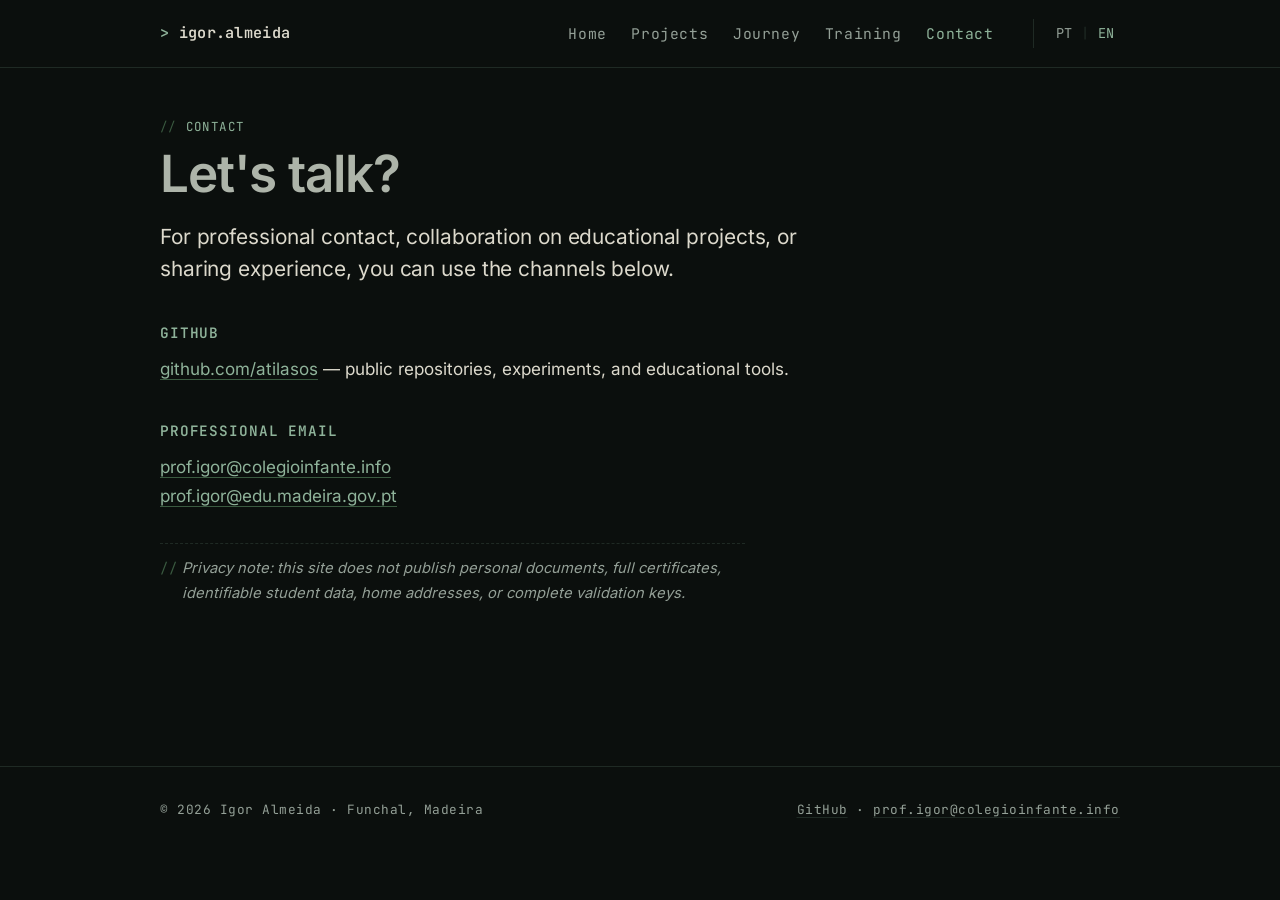
<file: en/contact.html>
<!doctype html>
<html lang="en">
<head>
  <meta charset="utf-8">
  <meta name="viewport" content="width=device-width, initial-scale=1">
  <meta name="description" content="Professional contact for Igor Almeida.">
  <title>Contact · Igor Almeida</title>
  <link rel="stylesheet" href="../assets/css/style.css">
  <link rel="alternate" hreflang="pt-PT" href="https://atilasos.github.io/contacto.html">
  <link rel="alternate" hreflang="en" href="https://atilasos.github.io/en/contact.html">
  <link rel="alternate" hreflang="x-default" href="https://atilasos.github.io/contacto.html">
</head>
<body>
  <a class="skip-link" href="#main">Skip to content</a>
  <header class="site-header">
    <div class="container nav">
      <a class="brand" href="index.html">igor.almeida</a>
      <nav class="nav-links" aria-label="Main navigation">
        <a href="index.html">Home</a>
        <a href="projects.html">Projects</a>
        <a href="journey.html">Journey</a>
        <a href="training.html">Training</a>
        <a href="contact.html" aria-current="page">Contact</a>
      </nav>
      <div class="lang-toggle" aria-label="Language">
        <a href="../contacto.html" hreflang="pt-PT">PT</a>
        <span class="sep">|</span>
        <a href="contact.html" aria-current="true">EN</a>
      </div>
    </div>
  </header>
  <main id="main" tabindex="-1">
    <section class="section">
      <div class="container">
        <div class="section-header">
          <p class="eyebrow">Contact</p>
          <h1 class="h-quiet">Let's talk?</h1>
          <p class="lead">For professional contact, collaboration on educational projects, or sharing experience, you can use the channels below.</p>
        </div>

        <h3>github</h3>
        <p><a href="https://github.com/atilasos">github.com/atilasos</a> — public repositories, experiments, and educational tools.</p>

        <h3>professional email</h3>
        <p>
          <a href="mailto:prof.igor@colegioinfante.info">prof.igor@colegioinfante.info</a><br>
          <a href="mailto:prof.igor@edu.madeira.gov.pt">prof.igor@edu.madeira.gov.pt</a>
        </p>

        <p class="notice">Privacy note: this site does not publish personal documents, full certificates, identifiable student data, home addresses, or complete validation keys.</p>
      </div>
    </section>
  </main>
  <footer class="site-footer">
    <div class="container footer-inner">
      <span>© 2026 Igor Almeida · Funchal, Madeira</span>
      <span><a href="https://github.com/atilasos">GitHub</a> · <a href="mailto:prof.igor@colegioinfante.info">prof.igor@colegioinfante.info</a></span>
    </div>
  </footer>
</body>
</html>
</file>
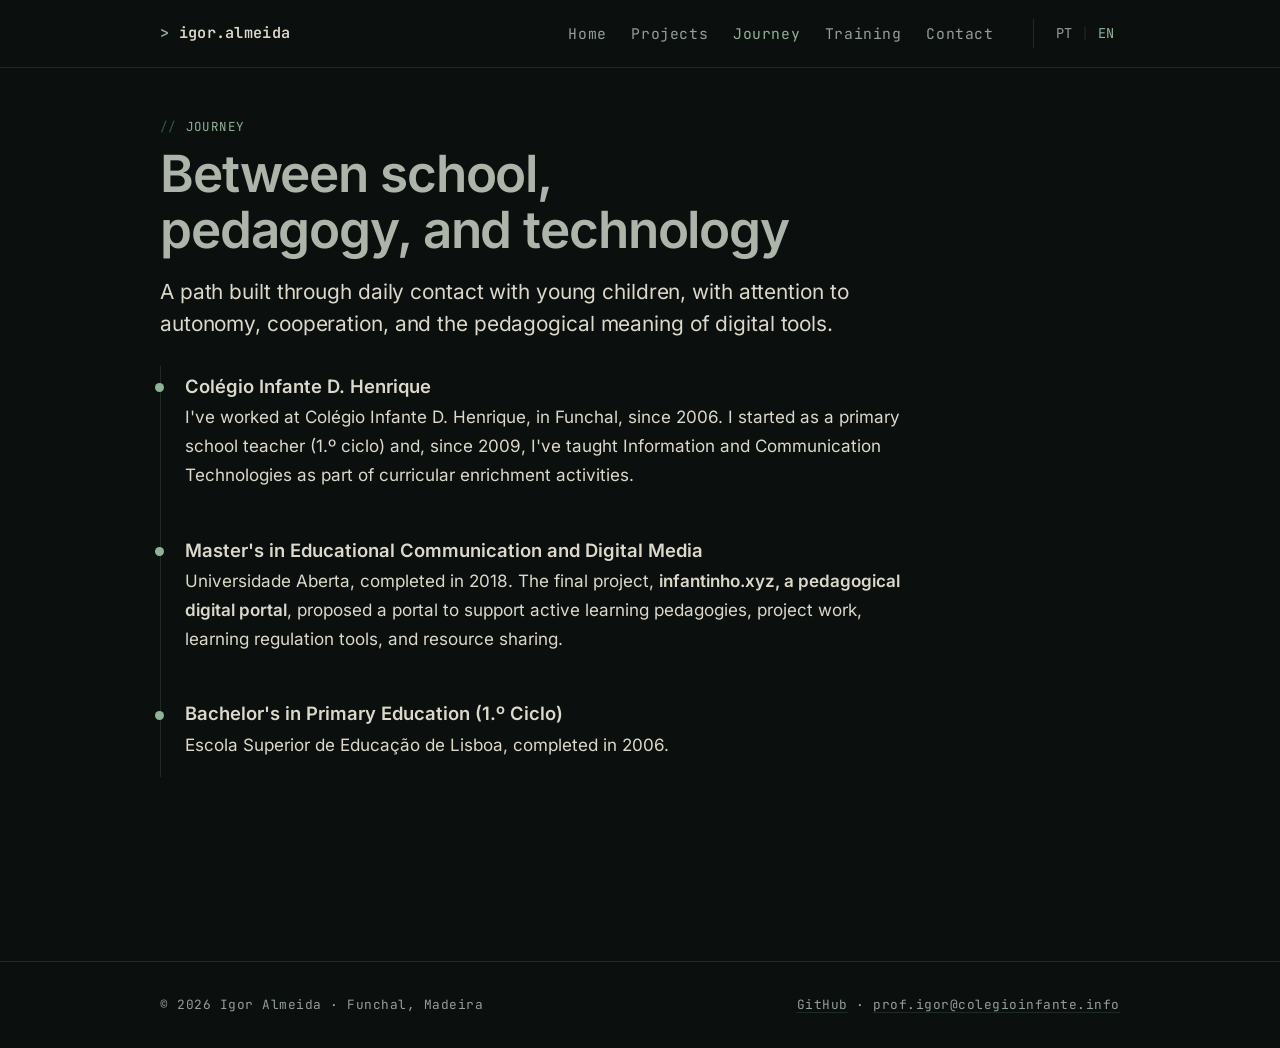
<file: en/journey.html>
<!doctype html>
<html lang="en">
<head>
  <meta charset="utf-8">
  <meta name="viewport" content="width=device-width, initial-scale=1">
  <meta name="description" content="Igor Almeida's academic and professional journey.">
  <title>Journey · Igor Almeida</title>
  <link rel="stylesheet" href="../assets/css/style.css">
  <link rel="alternate" hreflang="pt-PT" href="https://atilasos.github.io/percurso.html">
  <link rel="alternate" hreflang="en" href="https://atilasos.github.io/en/journey.html">
  <link rel="alternate" hreflang="x-default" href="https://atilasos.github.io/percurso.html">
</head>
<body>
  <a class="skip-link" href="#main">Skip to content</a>
  <header class="site-header">
    <div class="container nav">
      <a class="brand" href="index.html">igor.almeida</a>
      <nav class="nav-links" aria-label="Main navigation">
        <a href="index.html">Home</a>
        <a href="projects.html">Projects</a>
        <a href="journey.html" aria-current="page">Journey</a>
        <a href="training.html">Training</a>
        <a href="contact.html">Contact</a>
      </nav>
      <div class="lang-toggle" aria-label="Language">
        <a href="../percurso.html" hreflang="pt-PT">PT</a>
        <span class="sep">|</span>
        <a href="journey.html" aria-current="true">EN</a>
      </div>
    </div>
  </header>
  <main id="main" tabindex="-1">
    <section class="section">
      <div class="container">
        <div class="section-header">
          <p class="eyebrow">Journey</p>
          <h1 class="h-quiet">Between school, pedagogy, and technology</h1>
          <p class="lead">A path built through daily contact with young children, with attention to autonomy, cooperation, and the pedagogical meaning of digital tools.</p>
        </div>

        <div class="timeline">
          <article class="timeline-item">
            <h2>Colégio Infante D. Henrique</h2>
            <p>I've worked at Colégio Infante D. Henrique, in Funchal, since 2006. I started as a primary school teacher (1.º ciclo) and, since 2009, I've taught Information and Communication Technologies as part of curricular enrichment activities.</p>
          </article>
          <article class="timeline-item">
            <h2>Master's in Educational Communication and Digital Media</h2>
            <p>Universidade Aberta, completed in 2018. The final project, <strong>infantinho.xyz, a pedagogical digital portal</strong>, proposed a portal to support active learning pedagogies, project work, learning regulation tools, and resource sharing.</p>
          </article>
          <article class="timeline-item">
            <h2>Bachelor's in Primary Education (1.º Ciclo)</h2>
            <p>Escola Superior de Educação de Lisboa, completed in 2006.</p>
          </article>
        </div>
      </div>
    </section>
  </main>
  <footer class="site-footer">
    <div class="container footer-inner">
      <span>© 2026 Igor Almeida · Funchal, Madeira</span>
      <span><a href="https://github.com/atilasos">GitHub</a> · <a href="mailto:prof.igor@colegioinfante.info">prof.igor@colegioinfante.info</a></span>
    </div>
  </footer>
</body>
</html>
</file>
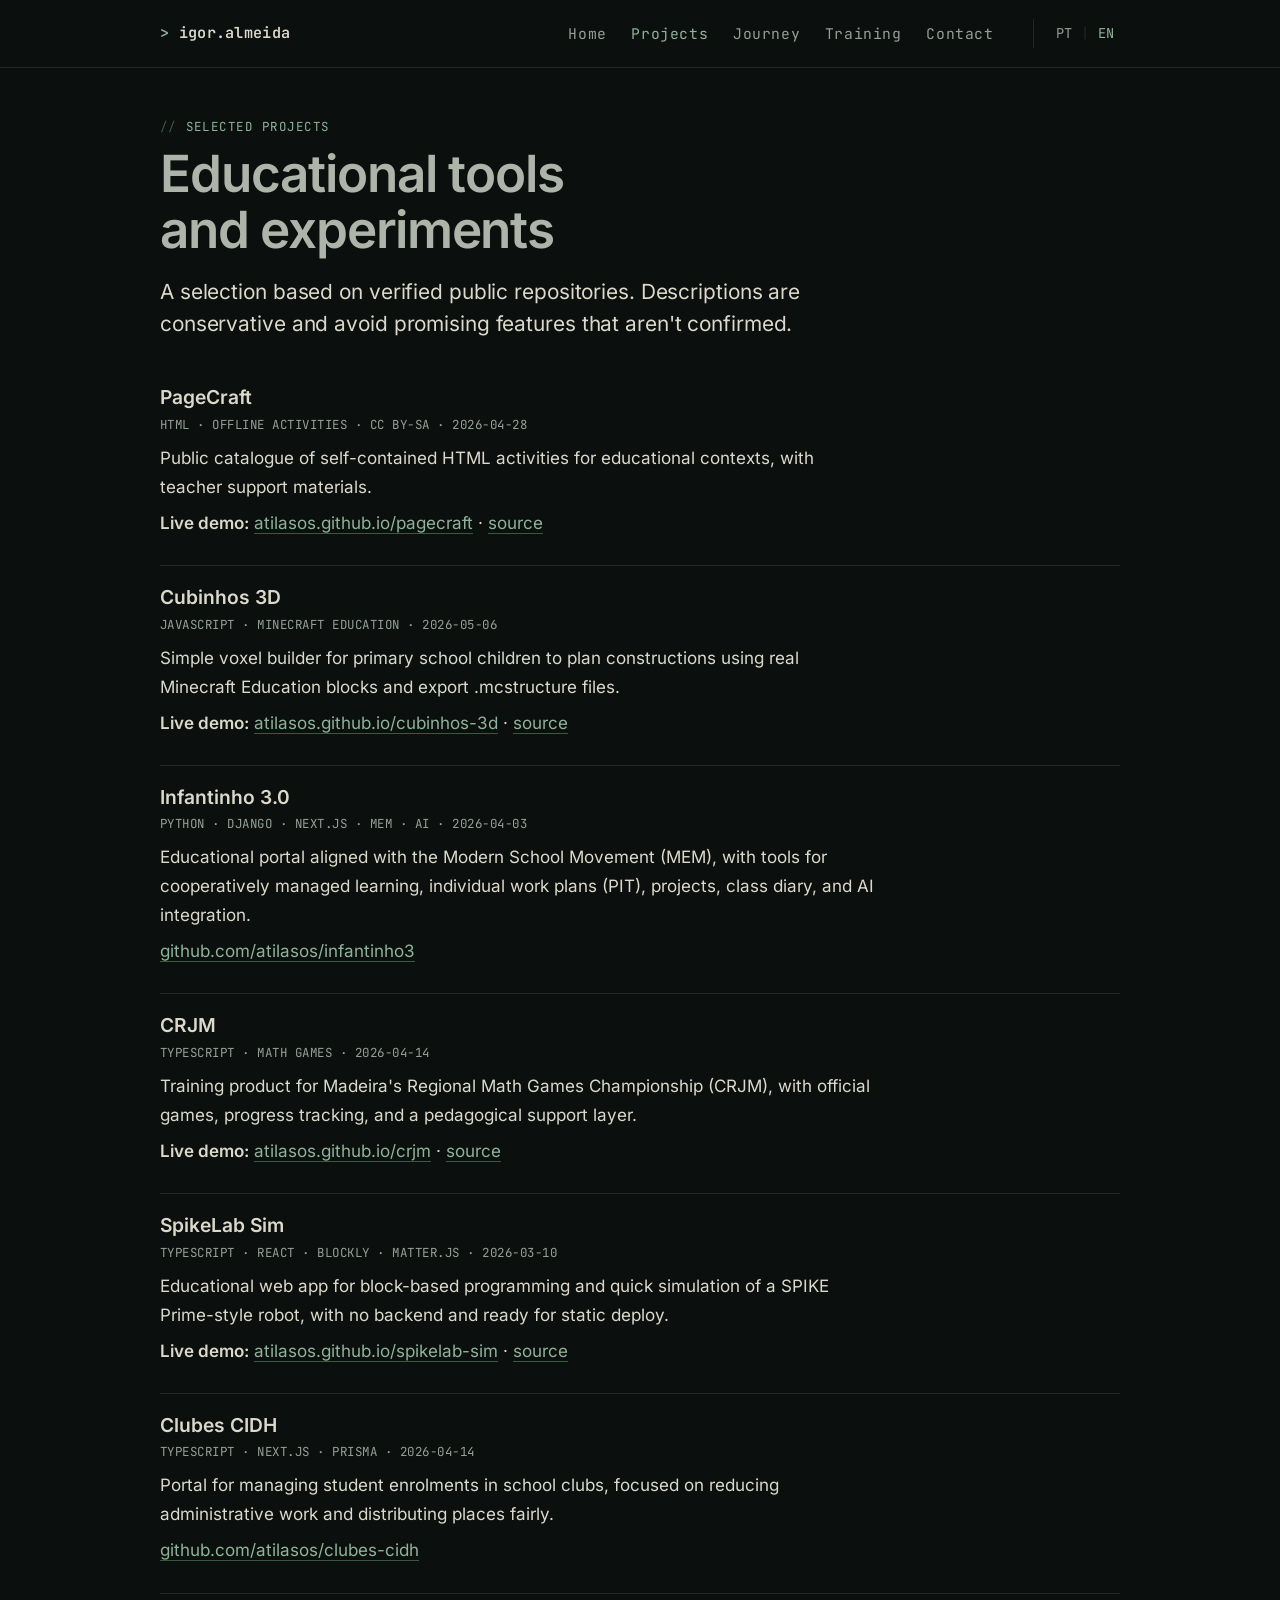
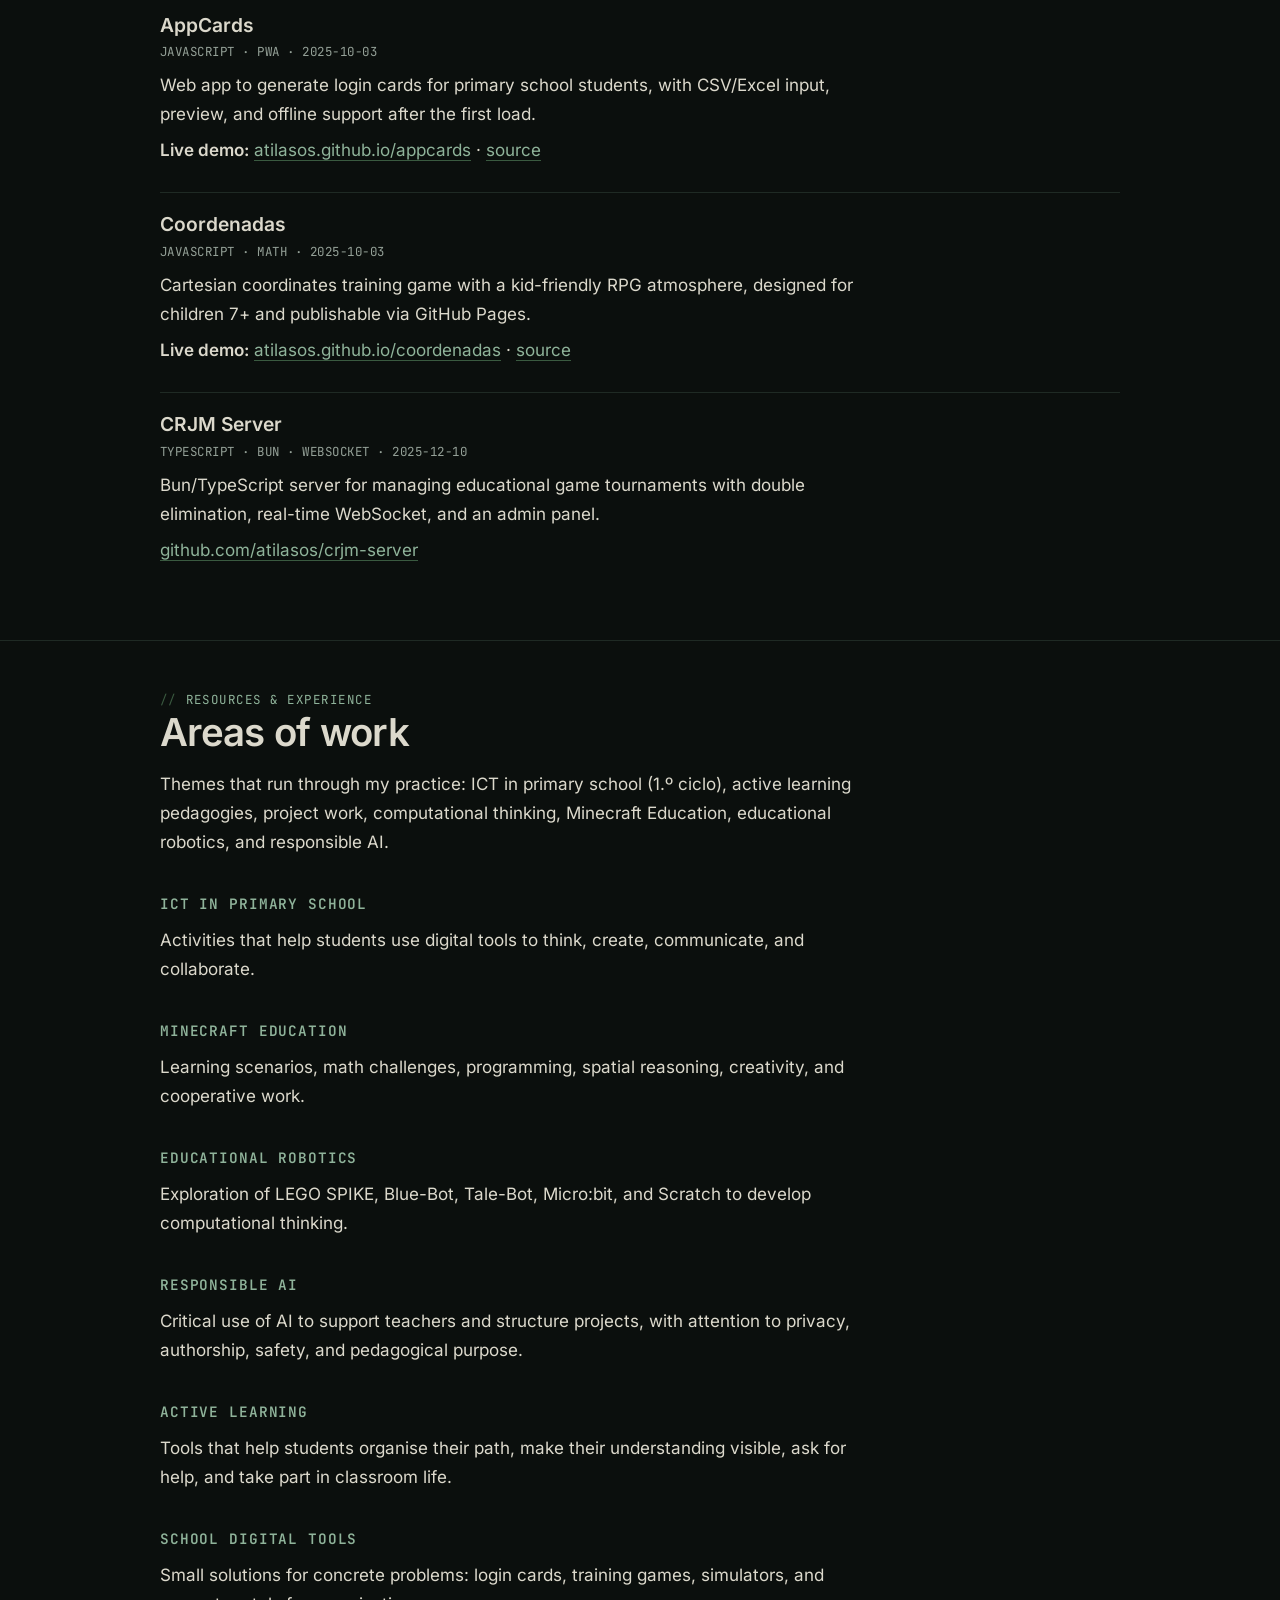
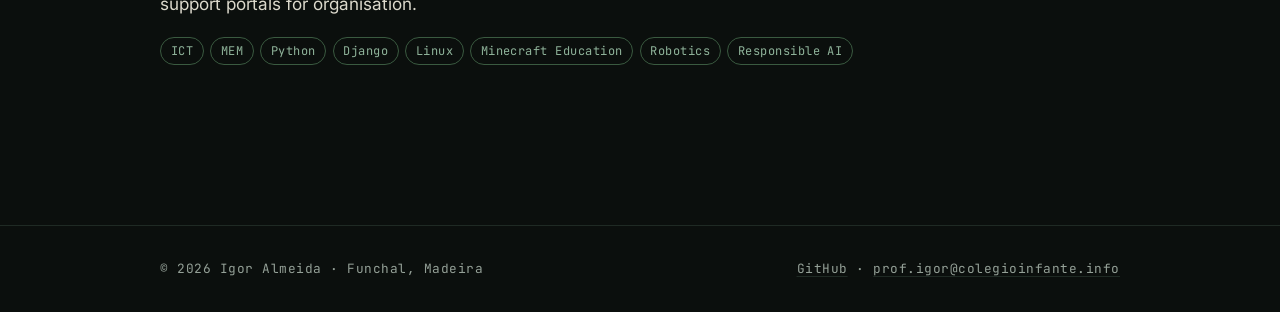
<file: en/projects.html>
<!doctype html>
<html lang="en">
<head>
  <meta charset="utf-8">
  <meta name="viewport" content="width=device-width, initial-scale=1">
  <meta name="description" content="Igor Almeida's educational projects and resources.">
  <title>Projects · Igor Almeida</title>
  <link rel="stylesheet" href="../assets/css/style.css">
  <link rel="alternate" hreflang="pt-PT" href="https://atilasos.github.io/projetos.html">
  <link rel="alternate" hreflang="en" href="https://atilasos.github.io/en/projects.html">
  <link rel="alternate" hreflang="x-default" href="https://atilasos.github.io/projetos.html">
</head>
<body>
  <a class="skip-link" href="#main">Skip to content</a>
  <header class="site-header">
    <div class="container nav">
      <a class="brand" href="index.html">igor.almeida</a>
      <nav class="nav-links" aria-label="Main navigation">
        <a href="index.html">Home</a>
        <a href="projects.html" aria-current="page">Projects</a>
        <a href="journey.html">Journey</a>
        <a href="training.html">Training</a>
        <a href="contact.html">Contact</a>
      </nav>
      <div class="lang-toggle" aria-label="Language">
        <a href="../projetos.html" hreflang="pt-PT">PT</a>
        <span class="sep">|</span>
        <a href="projects.html" aria-current="true">EN</a>
      </div>
    </div>
  </header>
  <main id="main" tabindex="-1">
    <section class="section">
      <div class="container">
        <div class="section-header">
          <p class="eyebrow">Selected projects</p>
          <h1 class="h-quiet">Educational tools and experiments</h1>
          <p class="lead">A selection based on verified public repositories. Descriptions are conservative and avoid promising features that aren't confirmed.</p>
        </div>

        <div class="project-list">
          <article class="project-card">
            <h2>PageCraft</h2>
            <p class="project-meta">HTML · offline activities · CC BY-SA · 2026-04-28</p>
            <p>Public catalogue of self-contained HTML activities for educational contexts, with teacher support materials.</p>
            <p><strong>Live demo:</strong> <a href="https://atilasos.github.io/pagecraft/">atilasos.github.io/pagecraft</a> · <a href="https://github.com/atilasos/pagecraft">source</a></p>
          </article>
          <article class="project-card">
            <h2>Cubinhos 3D</h2>
            <p class="project-meta">JavaScript · Minecraft Education · 2026-05-06</p>
            <p>Simple voxel builder for primary school children to plan constructions using real Minecraft Education blocks and export .mcstructure files.</p>
            <p><strong>Live demo:</strong> <a href="https://atilasos.github.io/cubinhos-3d/">atilasos.github.io/cubinhos-3d</a> · <a href="https://github.com/atilasos/cubinhos-3d">source</a></p>
          </article>
          <article class="project-card">
            <h2>Infantinho 3.0</h2>
            <p class="project-meta">Python · Django · Next.js · MEM · AI · 2026-04-03</p>
            <p>Educational portal aligned with the Modern School Movement (MEM), with tools for cooperatively managed learning, individual work plans (PIT), projects, class diary, and AI integration.</p>
            <p><a href="https://github.com/atilasos/infantinho3">github.com/atilasos/infantinho3</a></p>
          </article>
          <article class="project-card">
            <h2>CRJM</h2>
            <p class="project-meta">TypeScript · math games · 2026-04-14</p>
            <p>Training product for Madeira's Regional Math Games Championship (CRJM), with official games, progress tracking, and a pedagogical support layer.</p>
            <p><strong>Live demo:</strong> <a href="https://atilasos.github.io/crjm/">atilasos.github.io/crjm</a> · <a href="https://github.com/atilasos/crjm">source</a></p>
          </article>
          <article class="project-card">
            <h2>SpikeLab Sim</h2>
            <p class="project-meta">TypeScript · React · Blockly · Matter.js · 2026-03-10</p>
            <p>Educational web app for block-based programming and quick simulation of a SPIKE Prime-style robot, with no backend and ready for static deploy.</p>
            <p><strong>Live demo:</strong> <a href="https://atilasos.github.io/spikelab-sim/">atilasos.github.io/spikelab-sim</a> · <a href="https://github.com/atilasos/spikelab-sim">source</a></p>
          </article>
          <article class="project-card">
            <h2>Clubes CIDH</h2>
            <p class="project-meta">TypeScript · Next.js · Prisma · 2026-04-14</p>
            <p>Portal for managing student enrolments in school clubs, focused on reducing administrative work and distributing places fairly.</p>
            <p><a href="https://github.com/atilasos/clubes-cidh">github.com/atilasos/clubes-cidh</a></p>
          </article>
          <article class="project-card">
            <h2>AppCards</h2>
            <p class="project-meta">JavaScript · PWA · 2025-10-03</p>
            <p>Web app to generate login cards for primary school students, with CSV/Excel input, preview, and offline support after the first load.</p>
            <p><strong>Live demo:</strong> <a href="https://atilasos.github.io/appcards/">atilasos.github.io/appcards</a> · <a href="https://github.com/atilasos/appcards">source</a></p>
          </article>
          <article class="project-card">
            <h2>Coordenadas</h2>
            <p class="project-meta">JavaScript · math · 2025-10-03</p>
            <p>Cartesian coordinates training game with a kid-friendly RPG atmosphere, designed for children 7+ and publishable via GitHub Pages.</p>
            <p><strong>Live demo:</strong> <a href="https://atilasos.github.io/coordenadas/">atilasos.github.io/coordenadas</a> · <a href="https://github.com/atilasos/coordenadas">source</a></p>
          </article>
          <article class="project-card">
            <h2>CRJM Server</h2>
            <p class="project-meta">TypeScript · Bun · WebSocket · 2025-12-10</p>
            <p>Bun/TypeScript server for managing educational game tournaments with double elimination, real-time WebSocket, and an admin panel.</p>
            <p><a href="https://github.com/atilasos/crjm-server">github.com/atilasos/crjm-server</a></p>
          </article>
        </div>
      </div>
    </section>

    <section class="section">
      <div class="container">
        <div class="section-header">
          <p class="eyebrow">Resources &amp; experience</p>
          <h2>Areas of work</h2>
          <p>Themes that run through my practice: ICT in primary school (1.º ciclo), active learning pedagogies, project work, computational thinking, Minecraft Education, educational robotics, and responsible AI.</p>
        </div>

        <h3>ict in primary school</h3>
        <p>Activities that help students use digital tools to think, create, communicate, and collaborate.</p>

        <h3>minecraft education</h3>
        <p>Learning scenarios, math challenges, programming, spatial reasoning, creativity, and cooperative work.</p>

        <h3>educational robotics</h3>
        <p>Exploration of LEGO SPIKE, Blue-Bot, Tale-Bot, Micro:bit, and Scratch to develop computational thinking.</p>

        <h3>responsible ai</h3>
        <p>Critical use of AI to support teachers and structure projects, with attention to privacy, authorship, safety, and pedagogical purpose.</p>

        <h3>active learning</h3>
        <p>Tools that help students organise their path, make their understanding visible, ask for help, and take part in classroom life.</p>

        <h3>school digital tools</h3>
        <p>Small solutions for concrete problems: login cards, training games, simulators, and support portals for organisation.</p>

        <div class="tags" aria-label="Topics">
          <span class="tag">ICT</span>
          <span class="tag">MEM</span>
          <span class="tag">Python</span>
          <span class="tag">Django</span>
          <span class="tag">Linux</span>
          <span class="tag">Minecraft Education</span>
          <span class="tag">Robotics</span>
          <span class="tag">Responsible AI</span>
        </div>
      </div>
    </section>
  </main>
  <footer class="site-footer">
    <div class="container footer-inner">
      <span>© 2026 Igor Almeida · Funchal, Madeira</span>
      <span><a href="https://github.com/atilasos">GitHub</a> · <a href="mailto:prof.igor@colegioinfante.info">prof.igor@colegioinfante.info</a></span>
    </div>
  </footer>
</body>
</html>
</file>
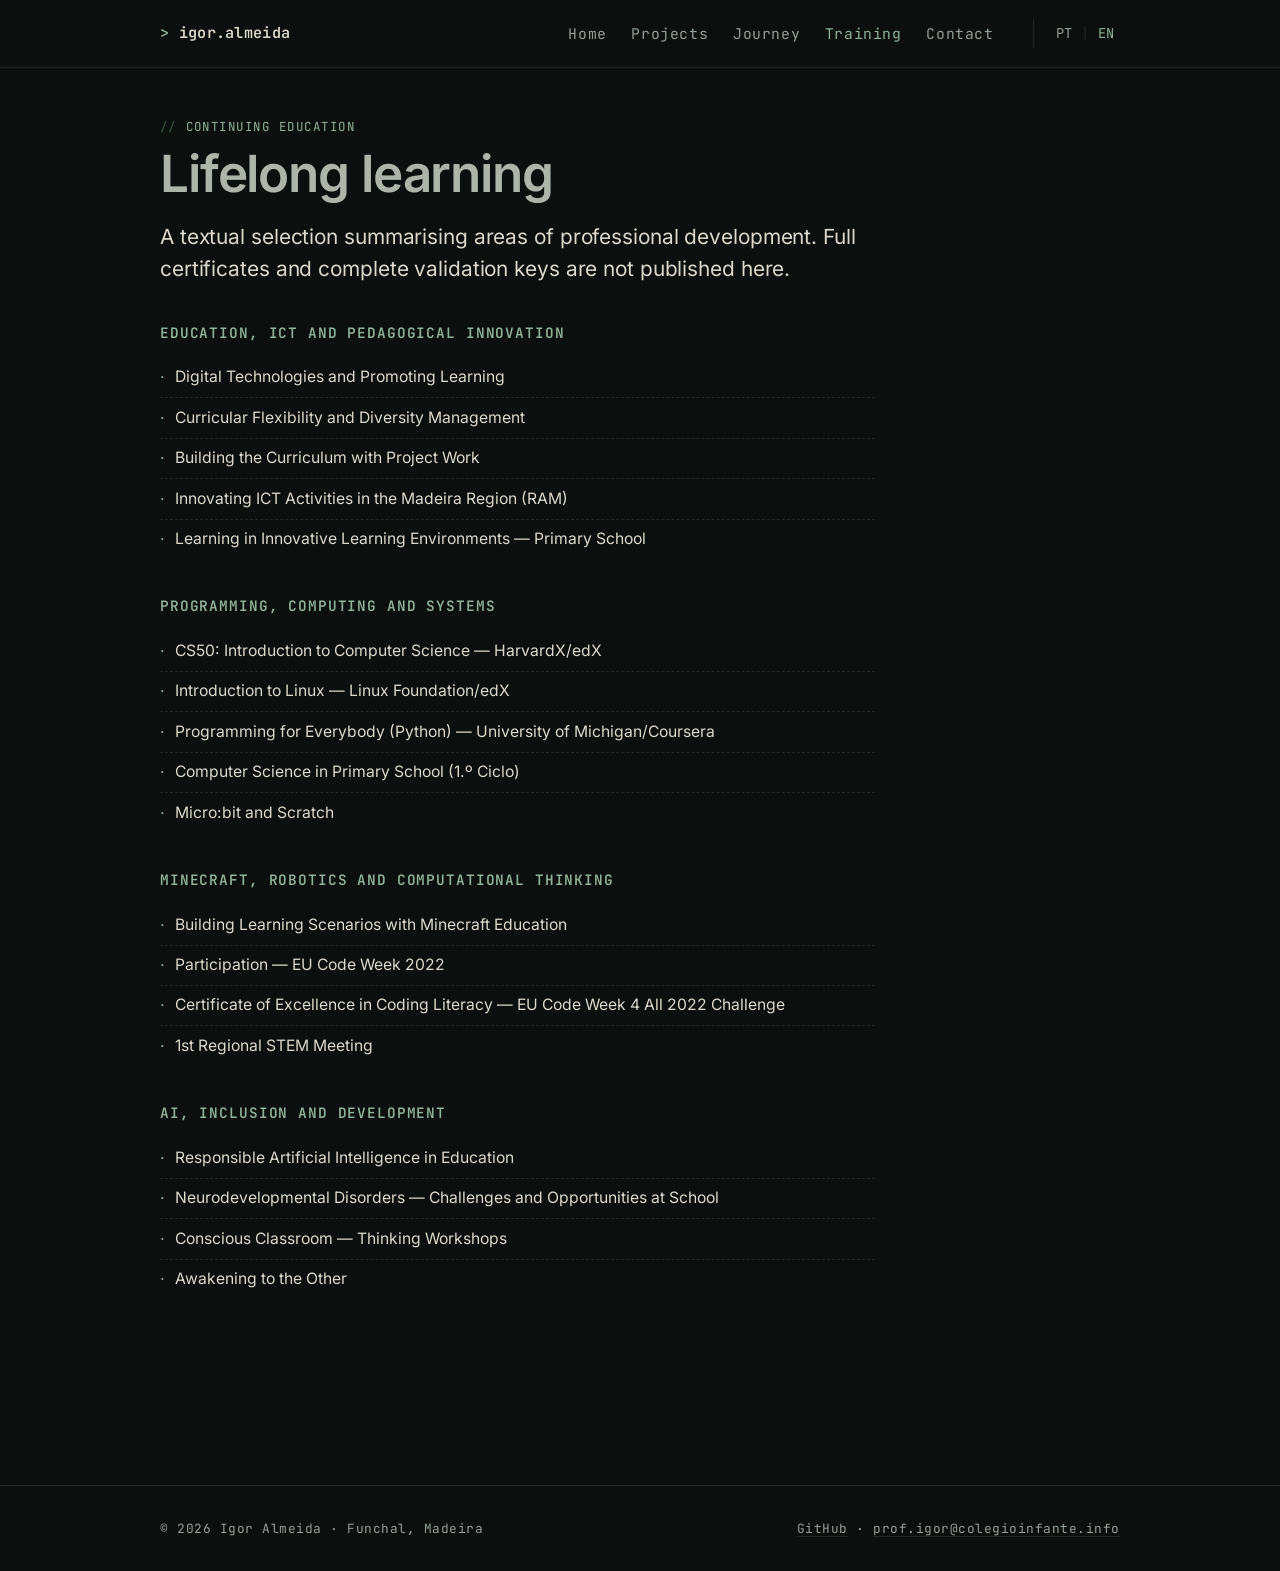
<file: en/training.html>
<!doctype html>
<html lang="en">
<head>
  <meta charset="utf-8">
  <meta name="viewport" content="width=device-width, initial-scale=1">
  <meta name="description" content="Selected continuing education of Igor Almeida.">
  <title>Training · Igor Almeida</title>
  <link rel="stylesheet" href="../assets/css/style.css">
  <link rel="alternate" hreflang="pt-PT" href="https://atilasos.github.io/formacao.html">
  <link rel="alternate" hreflang="en" href="https://atilasos.github.io/en/training.html">
  <link rel="alternate" hreflang="x-default" href="https://atilasos.github.io/formacao.html">
</head>
<body>
  <a class="skip-link" href="#main">Skip to content</a>
  <header class="site-header">
    <div class="container nav">
      <a class="brand" href="index.html">igor.almeida</a>
      <nav class="nav-links" aria-label="Main navigation">
        <a href="index.html">Home</a>
        <a href="projects.html">Projects</a>
        <a href="journey.html">Journey</a>
        <a href="training.html" aria-current="page">Training</a>
        <a href="contact.html">Contact</a>
      </nav>
      <div class="lang-toggle" aria-label="Language">
        <a href="../formacao.html" hreflang="pt-PT">PT</a>
        <span class="sep">|</span>
        <a href="training.html" aria-current="true">EN</a>
      </div>
    </div>
  </header>
  <main id="main" tabindex="-1">
    <section class="section">
      <div class="container">
        <div class="section-header">
          <p class="eyebrow">Continuing education</p>
          <h1 class="h-quiet">Lifelong learning</h1>
          <p class="lead">A textual selection summarising areas of professional development. Full certificates and complete validation keys are not published here.</p>
        </div>

        <h3>education, ict and pedagogical innovation</h3>
        <ul class="list-clean">
          <li>Digital Technologies and Promoting Learning</li>
          <li>Curricular Flexibility and Diversity Management</li>
          <li>Building the Curriculum with Project Work</li>
          <li>Innovating ICT Activities in the Madeira Region (RAM)</li>
          <li>Learning in Innovative Learning Environments — Primary School</li>
        </ul>

        <h3>programming, computing and systems</h3>
        <ul class="list-clean">
          <li>CS50: Introduction to Computer Science — HarvardX/edX</li>
          <li>Introduction to Linux — Linux Foundation/edX</li>
          <li>Programming for Everybody (Python) — University of Michigan/Coursera</li>
          <li>Computer Science in Primary School (1.º Ciclo)</li>
          <li>Micro:bit and Scratch</li>
        </ul>

        <h3>minecraft, robotics and computational thinking</h3>
        <ul class="list-clean">
          <li>Building Learning Scenarios with Minecraft Education</li>
          <li>Participation — EU Code Week 2022</li>
          <li>Certificate of Excellence in Coding Literacy — EU Code Week 4 All 2022 Challenge</li>
          <li>1st Regional STEM Meeting</li>
        </ul>

        <h3>ai, inclusion and development</h3>
        <ul class="list-clean">
          <li>Responsible Artificial Intelligence in Education</li>
          <li>Neurodevelopmental Disorders — Challenges and Opportunities at School</li>
          <li>Conscious Classroom — Thinking Workshops</li>
          <li>Awakening to the Other</li>
        </ul>
      </div>
    </section>
  </main>
  <footer class="site-footer">
    <div class="container footer-inner">
      <span>© 2026 Igor Almeida · Funchal, Madeira</span>
      <span><a href="https://github.com/atilasos">GitHub</a> · <a href="mailto:prof.igor@colegioinfante.info">prof.igor@colegioinfante.info</a></span>
    </div>
  </footer>
</body>
</html>
</file>
<file: assets/css/style.css>
/* ============================================================
   Igor Almeida — perfil pessoal
   "O Caderno do Engenheiro Educador"
   Tema escuro permanente, paleta grafite-musgo, AAA por defeito.
   Spec: ../../DESIGN.md
   ============================================================ */

@font-face {
  font-family: "Inter";
  src: url("../fonts/Inter-Regular.woff2") format("woff2");
  font-weight: 400; font-style: normal; font-display: swap;
}
@font-face {
  font-family: "Inter";
  src: url("../fonts/Inter-Medium.woff2") format("woff2");
  font-weight: 500; font-style: normal; font-display: swap;
}
@font-face {
  font-family: "Inter";
  src: url("../fonts/Inter-SemiBold.woff2") format("woff2");
  font-weight: 600; font-style: normal; font-display: swap;
}
@font-face {
  font-family: "JetBrains Mono";
  src: url("../fonts/JetBrainsMono-Regular.woff2") format("woff2");
  font-weight: 400; font-style: normal; font-display: swap;
}
@font-face {
  font-family: "JetBrains Mono";
  src: url("../fonts/JetBrainsMono-SemiBold.woff2") format("woff2");
  font-weight: 600; font-style: normal; font-display: swap;
}

:root {
  /* Paleta grafite-musgo. Hex sRGB; OKLCH canónico em DESIGN.md. */
  --bg:            #0b0f0d;   /* oklch(15.5% 0.005 152) */
  --bg-elevated:   #101512;   /* oklch(18%   0.005 152) */
  --border:        #1f2a24;   /* oklch(26%   0.012 152) */
  --text:          #dcd9cc;   /* oklch(87%   0.012 85)  pergaminho quente */
  --text-muted:    #94a097;   /* oklch(66%   0.012 152) AAA tangenciado */
  --accent-quiet:  #8fb39a;   /* oklch(72%   0.045 152) everyday */
  --accent-vivid:  #7ee787;   /* oklch(86%   0.16  145) raríssimo */
  --accent-deep:   #3a5a40;   /* oklch(45%   0.06  145) underlines, bordas chip */

  --font-sans: "Inter", ui-sans-serif, system-ui, -apple-system, "Segoe UI", sans-serif;
  --font-mono: "JetBrains Mono", ui-monospace, SFMono-Regular, Menlo, Consolas, monospace;

  /* Ritmo */
  --measure: 65ch;
  --radius:  4px;
  --radius-pill: 999px;

  /* Motion */
  --ease: cubic-bezier(0.22, 1, 0.36, 1);
  --t-fast:   120ms;
  --t-medium: 200ms;
}

* { box-sizing: border-box; }
html { scroll-behavior: smooth; }

body {
  margin: 0;
  background: var(--bg);
  color: var(--text);
  font-family: var(--font-sans);
  font-size: 1.0625rem;
  line-height: 1.7;
  -webkit-font-smoothing: antialiased;
  -moz-osx-font-smoothing: grayscale;
}

::selection { background: var(--accent-vivid); color: var(--bg); }

/* ---------- Skip-link ---------- */
.skip-link {
  position: absolute;
  left: 0.5rem;
  top: -3rem;
  z-index: 100;
  padding: 0.55rem 0.9rem;
  background: var(--bg-elevated);
  border: 1px solid var(--accent-quiet);
  border-radius: var(--radius);
  color: var(--accent-quiet);
  font-family: var(--font-mono);
  font-size: 0.85rem;
  letter-spacing: 0.04em;
  text-decoration: none;
  transition: top var(--t-fast) var(--ease);
}
.skip-link:focus { top: 0.5rem; outline: 2px solid var(--accent-vivid); outline-offset: 3px; }

/* ---------- Links ---------- */
a {
  color: var(--accent-quiet);
  text-decoration: underline;
  text-decoration-thickness: 1px;
  text-underline-offset: 0.22em;
  text-decoration-color: var(--accent-deep);
  transition: text-decoration-color var(--t-fast) var(--ease), color var(--t-fast) var(--ease);
}
a:hover { text-decoration-color: var(--accent-quiet); }
a:focus-visible,
button:focus-visible {
  outline: 2px solid var(--accent-vivid);
  outline-offset: 3px;
  border-radius: 2px;
}

/* ---------- Container ---------- */
.container {
  width: min(960px, calc(100% - 2rem));
  margin-inline: auto;
}

/* ---------- Header ---------- */
.site-header {
  position: sticky; top: 0; z-index: 10;
  background: var(--bg);
  border-bottom: 1px solid var(--border);
}
.nav {
  display: flex;
  align-items: center;
  gap: 1.25rem;
  padding: 0.9rem 0;
  flex-wrap: wrap;
}
.brand {
  font-family: var(--font-mono);
  font-weight: 600;
  font-size: 0.95rem;
  color: var(--text);
  text-decoration: none;
  letter-spacing: 0.02em;
  margin-right: auto;
}
.brand::before { content: "> "; color: var(--accent-quiet); }
.brand:hover { color: var(--accent-quiet); }
.brand:hover::before { color: var(--accent-vivid); }

.nav-links {
  display: flex;
  flex-wrap: wrap;
  gap: 0.15rem;
}
.nav-links a {
  color: var(--text-muted);
  text-decoration: none;
  padding: 0.4rem 0.7rem;
  font-family: var(--font-mono);
  font-size: 0.92rem;
  font-weight: 500;
  letter-spacing: 0.04em;
  border-radius: var(--radius);
  transition: color var(--t-fast) var(--ease);
}
.nav-links a:hover { color: var(--text); }
.nav-links a[aria-current="page"] { color: var(--accent-quiet); }

.lang-toggle {
  display: inline-flex;
  align-items: center;
  font-family: var(--font-mono);
  font-size: 0.85rem;
  margin-left: 0.5rem;
  padding-left: 1rem;
  border-left: 1px solid var(--border);
}
.lang-toggle a {
  color: var(--text-muted);
  text-decoration: none;
  padding: 0.2rem 0.4rem;
  transition: color var(--t-fast) var(--ease);
}
.lang-toggle a:hover { color: var(--text); }
.lang-toggle a[aria-current="true"] { color: var(--accent-quiet); }
.lang-toggle .sep { color: var(--border); padding: 0 0.15rem; }

/* ---------- Tipografia ---------- */
h1, h2, h3 {
  color: var(--text);
  font-weight: 600;
  letter-spacing: -0.018em;
}
h1 {
  font-size: clamp(2.4rem, 6vw, 4.5rem);
  line-height: 1.05;
  letter-spacing: -0.022em;
  margin: 0.6rem 0 1.2rem;
}
/* Heading quieter: H1 esbatido, escala intermédia, ar generoso. */
h1.h-quiet,
h2.h-quiet {
  font-size: clamp(2rem, 4.4vw, 3.2rem);
  line-height: 1.08;
  letter-spacing: -0.022em;
  color: color-mix(in oklab, var(--text-muted), var(--text) 35%);
  max-width: 22ch;
  text-wrap: balance;
}
h2 {
  font-size: clamp(1.6rem, 3.2vw, 2.4rem);
  line-height: 1.15;
  margin: 0 0 1rem;
}
h3 {
  font-family: var(--font-mono);
  font-size: 0.9rem;
  font-weight: 600;
  text-transform: uppercase;
  letter-spacing: 0.06em;
  color: var(--accent-quiet);
  margin: 2.2rem 0 0.6rem;
}
p { max-width: var(--measure); margin: 0 0 1.1rem; }

.lead {
  font-family: var(--font-sans);
  font-size: clamp(1.1rem, 2vw, 1.3rem);
  font-weight: 400;
  letter-spacing: -0.005em;
  color: var(--text);
  max-width: var(--measure);
  line-height: 1.55;
}

.eyebrow {
  font-family: var(--font-mono);
  font-size: 0.78rem;
  font-weight: 400;
  letter-spacing: 0.12em;
  text-transform: uppercase;
  color: var(--accent-quiet);
  margin: 0;
}
.eyebrow::before { content: "// "; color: var(--accent-deep); }

/* ---------- Main / secções ---------- */
main { padding-bottom: 4rem; }
.hero { padding: 5.5rem 0 3rem; }
.section { padding: 3rem 0; }
.section + .section { border-top: 1px solid var(--border); }
.section-header { max-width: var(--measure); margin-bottom: 1.6rem; }

/* ---------- Pull-quote (sem side-stripe; aspas tipográficas pt) ---------- */
.pullquote {
  position: relative;
  margin: 2.6rem 0;
  padding: 0.4rem 0 0.4rem 1.6rem;
  font-family: var(--font-sans);
  font-size: 1.15rem;
  font-style: italic;
  color: var(--text);
  max-width: var(--measure);
}
.pullquote p { margin: 0; }
.pullquote::before {
  content: "«";
  position: absolute;
  left: 0;
  top: -0.35rem;
  font-style: normal;
  font-size: 2.4rem;
  line-height: 1;
  color: var(--accent-deep);
}
.pullquote::after {
  content: "»";
  font-style: normal;
  margin-left: 0.25rem;
  color: var(--accent-deep);
}

/* ---------- Botões ---------- */
.actions { display: flex; flex-wrap: wrap; gap: 0.7rem; margin-top: 1.8rem; }
.button {
  display: inline-flex;
  align-items: center;
  gap: 0.4rem;
  padding: 0.65rem 1rem;
  font-family: var(--font-mono);
  font-size: 0.9rem;
  font-weight: 600;
  letter-spacing: 0.04em;
  text-transform: uppercase;
  border-radius: var(--radius);
  text-decoration: none;
  border: 1px solid var(--border);
  background: transparent;
  color: var(--text);
  transition: border-color var(--t-fast) var(--ease),
              color       var(--t-fast) var(--ease),
              background  var(--t-medium) var(--ease);
}
.button:hover { border-color: var(--accent-quiet); color: var(--accent-quiet); }
.button.primary {
  border-color: var(--accent-quiet);
  color: var(--accent-quiet);
}
.button.primary:hover {
  background: var(--accent-vivid);
  border-color: var(--accent-vivid);
  color: var(--bg);
}

/* ---------- Lista de projetos (linhas, não cartões) ---------- */
.project-list {
  display: grid;
  gap: 0;
  margin-top: 1.5rem;
}
.project-card {
  padding: 1.25rem 0;
  border-bottom: 1px solid var(--border);
}
.project-card:last-child { border-bottom: none; }
.project-card h2 {
  font-size: 1.2rem;
  margin: 0 0 0.35rem;
  font-weight: 600;
  letter-spacing: 0;
}
.project-card .project-meta {
  font-family: var(--font-mono);
  font-size: 0.78rem;
  color: var(--text-muted);
  margin: 0 0 0.55rem;
  letter-spacing: 0.04em;
  text-transform: uppercase;
}
.project-card p { margin: 0 0 0.45rem; }

/* ---------- Tags / chips ---------- */
.tags { display: flex; flex-wrap: wrap; gap: 0.4rem; margin-top: 0.8rem; }
.tag {
  display: inline-flex;
  align-items: center;
  font-family: var(--font-mono);
  font-size: 0.75rem;
  letter-spacing: 0.04em;
  padding: 0.18rem 0.6rem;
  border: 1px solid var(--accent-deep);
  color: var(--accent-quiet);
  border-radius: var(--radius-pill);
  background: transparent;
}

/* ---------- Timeline ---------- */
.timeline {
  display: grid;
  gap: 0;
  margin: 1.5rem 0;
  border-left: 1px solid var(--border);
  padding-left: 1.5rem;
}
.timeline-item {
  position: relative;
  padding: 0.6rem 0 1.4rem;
}
.timeline-item::before {
  content: "";
  position: absolute;
  left: -1.85rem;
  top: 1.05rem;
  width: 9px; height: 9px;
  background: var(--accent-quiet);
  border-radius: 50%;
}
.timeline-item:last-child { padding-bottom: 0; }
.timeline-item h2 {
  font-size: 1.15rem;
  margin: 0 0 0.4rem;
  letter-spacing: 0;
}

/* ---------- Listas limpas ---------- */
.list-clean {
  list-style: none;
  padding: 0;
  margin: 0.8rem 0 1.6rem;
  max-width: var(--measure);
}
.list-clean li {
  padding: 0.4rem 0;
  border-bottom: 1px dashed var(--border);
  font-size: 0.98rem;
}
.list-clean li:last-child { border-bottom: none; }
.list-clean li::before {
  content: "·";
  color: var(--accent-quiet);
  margin-right: 0.6rem;
}

/* ---------- Notice (sem side-stripe; indentação + tom) ---------- */
.notice {
  padding: 0.8rem 0 0 1.4rem;
  margin: 2rem 0 0;
  color: var(--text-muted);
  font-size: 0.92rem;
  font-style: italic;
  max-width: var(--measure);
  border-top: 1px dashed var(--border);
  position: relative;
}
.notice::before {
  content: "//";
  position: absolute;
  left: 0;
  top: 0.85rem;
  font-family: var(--font-mono);
  font-style: normal;
  font-size: 0.85rem;
  color: var(--accent-deep);
  letter-spacing: 0.06em;
}

/* ---------- Footer ---------- */
.site-footer {
  margin-top: 3rem;
  padding: 2rem 0;
  border-top: 1px solid var(--border);
  color: var(--text-muted);
  font-family: var(--font-mono);
  font-size: 0.8rem;
  letter-spacing: 0.04em;
}
.footer-inner {
  display: flex;
  flex-wrap: wrap;
  justify-content: space-between;
  gap: 1rem;
}
.site-footer a {
  color: var(--text-muted);
  text-decoration-color: var(--border);
}
.site-footer a:hover { color: var(--accent-quiet); text-decoration-color: var(--accent-deep); }

/* ---------- Reduced motion ---------- */
@media (prefers-reduced-motion: reduce) {
  html { scroll-behavior: auto; }
  *,
  *::before,
  *::after {
    transition-duration: 0ms !important;
    animation-duration: 0ms !important;
    animation-iteration-count: 1 !important;
  }
}

/* ---------- Mobile ---------- */
@media (max-width: 720px) {
  .nav { gap: 0.6rem; padding: 0.75rem 0; }
  .lang-toggle { margin-left: 0; padding-left: 0; border-left: none; }
  .hero { padding: 3rem 0 2rem; }
  .section { padding: 2.4rem 0; }
  h1 { margin-top: 0.4rem; }
}
</file>
